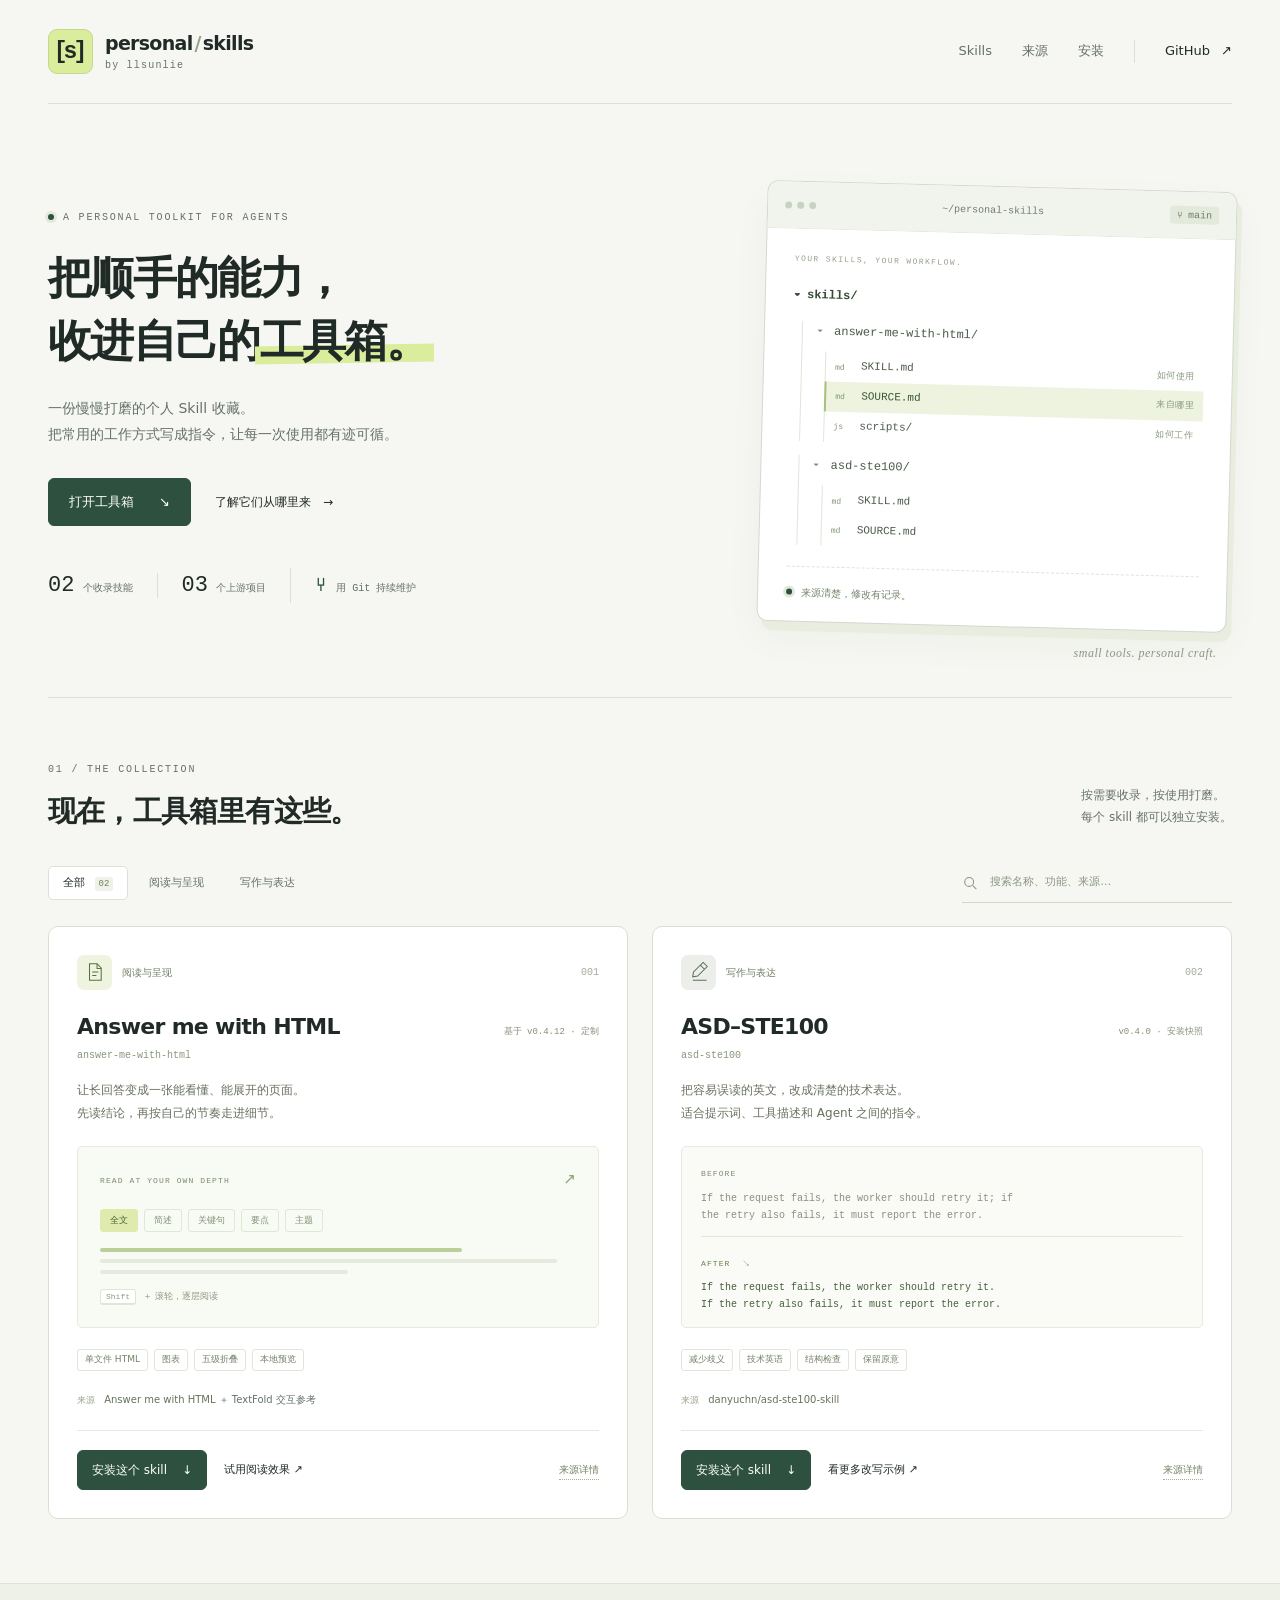
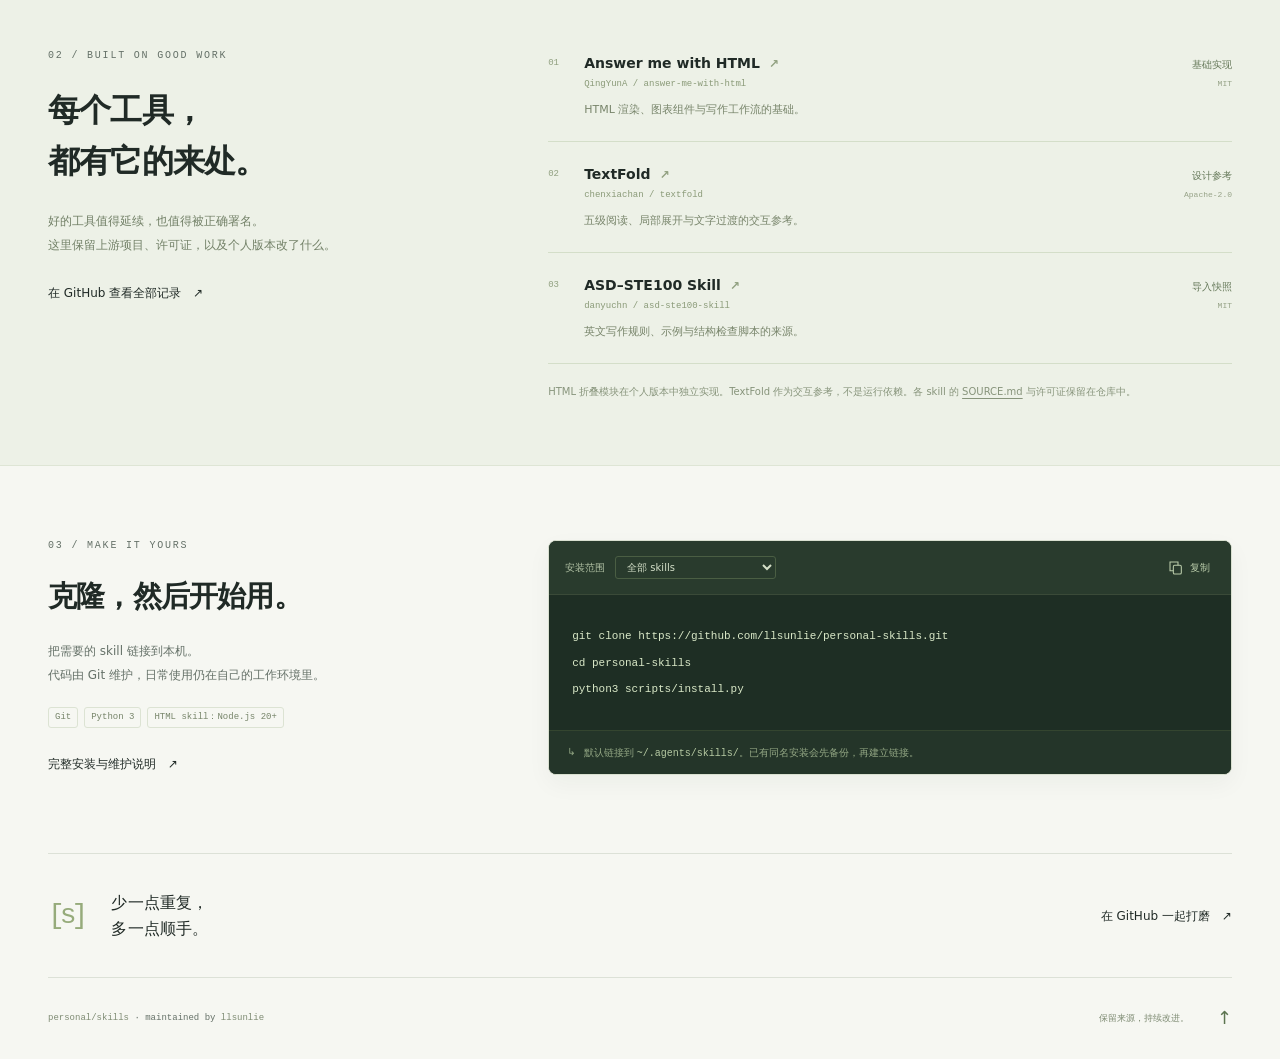
<file: docs/index.html>
<!doctype html>
<html lang="zh-CN">
<head>
  <meta charset="utf-8">
  <meta name="viewport" content="width=device-width, initial-scale=1">
  <meta name="theme-color" content="#f6f7f2">
  <meta name="description" content="llsunlie 的个人 Skill 库。发现可独立使用的 Agent 技能，了解上游来源、个人定制和安装方式。">
  <meta property="og:title" content="Personal Skills · llsunlie">
  <meta property="og:description" content="把顺手的能力，收进自己的工具箱。开放源码，保留出处，持续打磨。">
  <meta property="og:type" content="website">
  <link rel="canonical" href="https://llsunlie.github.io/personal-skills/">
  <link rel="icon" type="image/svg+xml" href="./favicon.svg">
  <link rel="stylesheet" href="./style.css">
  <title>Personal Skills · llsunlie 的个人技能库</title>
  <script src="./app.js" defer></script>
</head>
<body>
  <a class="skip-link" href="#skills">跳到 Skill 目录</a>
  <header class="site-header wrap">
    <a class="brand" href="./" aria-label="Personal Skills 首页"><span class="brand-mark" aria-hidden="true">[s]</span><span>personal<span class="brand-light">/</span>skills<span class="brand-owner">by llsunlie</span></span></a>
    <nav aria-label="主导航">
      <a href="#skills">Skills</a><a href="#sources">来源</a><a href="#install">安装</a>
      <a class="nav-github" href="https://github.com/llsunlie/personal-skills" target="_blank" rel="noopener noreferrer">GitHub <span aria-hidden="true">↗</span></a>
    </nav>
  </header>
  <main>
    <section class="hero wrap" aria-labelledby="hero-title">
      <div class="hero-copy">
        <p class="eyebrow"><span class="status-dot" aria-hidden="true"></span>A PERSONAL TOOLKIT FOR AGENTS</p>
        <h1 id="hero-title">把顺手的能力，<br>收进自己的<span class="highlight">工具箱。</span></h1>
        <p class="hero-description">一份慢慢打磨的个人 Skill 收藏。<br>把常用的工作方式写成指令，让每一次使用都有迹可循。</p>
        <div class="hero-actions"><a class="button primary" href="#skills">打开工具箱 <span aria-hidden="true">↘</span></a><a class="text-link" href="#sources">了解它们从哪里来 <span aria-hidden="true">→</span></a></div>
        <div class="hero-facts"><span><b>02</b> 个收录技能</span><span><b>03</b> 个上游项目</span><span class="fact-git"><span aria-hidden="true">⑂</span> 用 Git 持续维护</span></div>
      </div>
      <div class="workspace" aria-label="仓库结构：每个 skill 都保存使用指令、来源说明和所需脚本">
        <div class="workspace-top"><span><i></i><i></i><i></i></span><span>~/personal-skills</span><span class="workspace-branch">⑂ main</span></div>
        <div class="workspace-content"><div class="workspace-label">YOUR SKILLS, YOUR WORKFLOW.</div><div class="file-tree"><span class="tree-root">▾ skills/</span><div class="tree-folder"><span class="folder-icon" aria-hidden="true">▾</span> answer-me-with-html/<div class="tree-files"><span><em>md</em> SKILL.md <small>如何使用</small></span><span class="tree-active"><em>md</em> SOURCE.md <small>来自哪里</small></span><span><em>js</em> scripts/ <small>如何工作</small></span></div></div><div class="tree-folder"><span class="folder-icon" aria-hidden="true">▾</span> asd-ste100/<div class="tree-files"><span><em>md</em> SKILL.md</span><span><em>md</em> SOURCE.md</span></div></div></div><div class="workspace-bottom"><span class="status-dot" aria-hidden="true"></span> 来源清楚，修改有记录。</div></div>
        <span class="workspace-note" aria-hidden="true">small tools. personal craft.</span>
      </div>
    </section>

    <section class="catalog wrap section" id="skills" aria-labelledby="skills-title">
      <div class="section-heading"><div><p class="eyebrow">01 / THE COLLECTION</p><h2 id="skills-title">现在，工具箱里有这些。</h2></div><p class="section-aside">按需要收录，按使用打磨。<br>每个 skill 都可以独立安装。</p></div>
      <div class="catalog-tools"><div class="filters" role="group" aria-label="按用途筛选"><button type="button" data-filter="all" aria-pressed="true">全部 <span>02</span></button><button type="button" data-filter="reading" aria-pressed="false">阅读与呈现</button><button type="button" data-filter="writing" aria-pressed="false">写作与表达</button></div><label class="search"><svg aria-hidden="true" width="18" height="18" viewBox="0 0 24 24" fill="none" stroke="currentColor" stroke-width="1.6"><circle cx="10.5" cy="10.5" r="6.5"/><path d="m16 16 5 5"/></svg><span class="sr-only">搜索 skill 名称、功能或来源</span><input type="search" id="skill-search" placeholder="搜索名称、功能、来源…" aria-controls="skill-list" autocomplete="off"></label></div>
      <p id="filter-status" class="sr-only" role="status" aria-live="polite">显示全部 2 个 skill</p>
      <div id="skill-list" class="skill-grid">
        <article class="skill-card" data-category="reading" data-search="answer-me-with-html html markdown 阅读 呈现 图表 页面 折叠 五级 缩放 textfold QingYunA chenxiachan">
          <div class="card-top"><span class="skill-icon icon-document" aria-hidden="true"><svg viewBox="0 0 32 32" fill="none" stroke="currentColor" stroke-width="1.5"><path d="M8 4h11l6 6v18H8z"/><path d="M19 4v7h6M12 16h9M12 21h6"/></svg></span><span class="card-category">阅读与呈现</span><span class="card-number">001</span></div>
          <div class="card-title"><h3>Answer me with HTML</h3><span class="version">基于 v0.4.12 · 定制</span></div>
          <p class="skill-id">answer-me-with-html</p>
          <p class="card-description">让长回答变成一张能看懂、能展开的页面。<br>先读结论，再按自己的节奏走进细节。</p>
          <div class="reading-visual" aria-label="五级阅读：全文、简述、关键句、要点、主题"><div class="reading-visual-head"><span class="mini-label">READ AT YOUR OWN DEPTH</span><span aria-hidden="true">↗</span></div><div class="reading-levels"><span class="active">全文</span><span>简述</span><span>关键句</span><span>要点</span><span>主题</span></div><div class="reading-lines" aria-hidden="true"><span></span><span></span><span></span></div><div class="reading-shortcut"><kbd>Shift</kbd><span>＋ 滚轮，逐层阅读</span></div></div>
          <div class="tags"><span>单文件 HTML</span><span>图表</span><span>五级折叠</span><span>本地预览</span></div>
          <p class="source-summary"><span class="source-label">来源</span> Answer me with HTML <span class="muted">＋ TextFold 交互参考</span></p>
          <div class="card-actions"><a class="button small primary" href="#install" data-install="answer-me-with-html">安装这个 skill <span aria-hidden="true">↓</span></a><a class="text-link small" href="./demo.html" target="_blank" rel="noopener noreferrer">试用阅读效果 ↗</a><button class="source-button" type="button" data-source="html">来源详情</button></div>
        </article>
        <article class="skill-card" data-category="writing" data-search="asd-ste100 ste100 simplified technical english 英文 英语 写作 表达 简化 歧义 提示词 工具 指令 danyuchn">
          <div class="card-top"><span class="skill-icon icon-writing" aria-hidden="true"><svg viewBox="0 0 32 32" fill="none" stroke="currentColor" stroke-width="1.5"><path d="m7 22 1-6L22 2l6 6-14 14-7 1zM18 6l6 6M7 28h20"/></svg></span><span class="card-category">写作与表达</span><span class="card-number">002</span></div>
          <div class="card-title"><h3>ASD–STE100</h3><span class="version">v0.4.0 · 安装快照</span></div>
          <p class="skill-id">asd-ste100</p>
          <p class="card-description">把容易误读的英文，改成清楚的技术表达。<br>适合提示词、工具描述和 Agent 之间的指令。</p>
          <div class="writing-visual"><div class="writing-before"><span class="mini-label">BEFORE</span><p>If the request fails, the worker should retry it; if the retry also fails, it must report the error.</p></div><div class="writing-after"><span class="mini-label">AFTER <span aria-hidden="true">↘</span></span><p>If the request fails, the worker should retry it.<br>If the retry also fails, it must report the error.</p></div></div>
          <div class="tags"><span>减少歧义</span><span>技术英语</span><span>结构检查</span><span>保留原意</span></div>
          <p class="source-summary"><span class="source-label">来源</span> danyuchn/asd-ste100-skill</p>
          <div class="card-actions"><a class="button small primary" href="#install" data-install="asd-ste100">安装这个 skill <span aria-hidden="true">↓</span></a><a class="text-link small" href="https://github.com/llsunlie/personal-skills/blob/main/skills/asd-ste100/examples/before-after.md" target="_blank" rel="noopener noreferrer">看更多改写示例 ↗</a><button class="source-button" type="button" data-source="ste">来源详情</button></div>
        </article>
      </div>
      <div class="empty-state" id="empty-state" hidden><span aria-hidden="true">⌕</span><h3>暂时没有匹配的 skill</h3><p>试试“阅读”“英文”或“TextFold”。</p><button class="button small" id="reset-search" type="button">显示全部</button></div>
      <noscript><p class="no-script">你仍可查看所有 skill 和安装命令。启用 JavaScript 后可搜索、筛选、复制命令和查看弹窗详情；完整来源文档见下方链接。</p></noscript>
    </section>

    <section class="origins section" id="sources" aria-labelledby="sources-title"><div class="wrap origins-layout"><div class="origins-intro"><p class="eyebrow">02 / BUILT ON GOOD WORK</p><h2 id="sources-title">每个工具，<br>都有它的来处。</h2><p>好的工具值得延续，也值得被正确署名。<br>这里保留上游项目、许可证，以及个人版本改了什么。</p><a class="text-link" href="https://github.com/llsunlie/personal-skills" target="_blank" rel="noopener noreferrer">在 GitHub 查看全部记录 <span aria-hidden="true">↗</span></a></div><div class="origin-list"><a class="origin-row" href="https://github.com/QingYunA/answer-me-with-html" target="_blank" rel="noopener noreferrer"><span class="origin-index">01</span><span><strong>Answer me with HTML <span aria-hidden="true">↗</span></strong><small>QingYunA / answer-me-with-html</small><span class="origin-description">HTML 渲染、图表组件与写作工作流的基础。</span></span><span class="origin-role">基础实现<span>MIT</span></span></a><a class="origin-row" href="https://github.com/chenxiachan/textfold" target="_blank" rel="noopener noreferrer"><span class="origin-index">02</span><span><strong>TextFold <span aria-hidden="true">↗</span></strong><small>chenxiachan / textfold</small><span class="origin-description">五级阅读、局部展开与文字过渡的交互参考。</span></span><span class="origin-role">设计参考<span>Apache-2.0</span></span></a><a class="origin-row" href="https://github.com/danyuchn/asd-ste100-skill" target="_blank" rel="noopener noreferrer"><span class="origin-index">03</span><span><strong>ASD–STE100 Skill <span aria-hidden="true">↗</span></strong><small>danyuchn / asd-ste100-skill</small><span class="origin-description">英文写作规则、示例与结构检查脚本的来源。</span></span><span class="origin-role">导入快照<span>MIT</span></span></a><p class="origins-note">HTML 折叠模块在个人版本中独立实现。TextFold 作为交互参考，不是运行依赖。各 skill 的 <a href="https://github.com/llsunlie/personal-skills/blob/main/skills/answer-me-with-html/SOURCE.md" target="_blank" rel="noopener noreferrer">SOURCE.md</a> 与许可证保留在仓库中。</p></div></div></section>

    <section class="installation wrap section" id="install" aria-labelledby="install-title"><div class="install-copy"><p class="eyebrow">03 / MAKE IT YOURS</p><h2 id="install-title">克隆，然后开始用。</h2><p>把需要的 skill 链接到本机。<br>代码由 Git 维护，日常使用仍在自己的工作环境里。</p><div class="requirements"><span>Git</span><span>Python 3</span><span>HTML skill：Node.js 20+</span></div><a class="text-link" href="https://github.com/llsunlie/personal-skills#安装" target="_blank" rel="noopener noreferrer">完整安装与维护说明 <span aria-hidden="true">↗</span></a></div><div class="install-panel"><div class="install-panel-top"><label for="install-scope">安装范围</label><select id="install-scope"><option value="all">全部 skills</option><option value="answer-me-with-html">仅 Answer me with HTML</option><option value="asd-ste100">仅 ASD–STE100</option></select><button type="button" id="copy-command" aria-label="复制安装命令"><svg aria-hidden="true" width="16" height="16" viewBox="0 0 24 24" fill="none" stroke="currentColor" stroke-width="1.6"><rect x="8" y="8" width="12" height="13" rx="2"/><path d="M15 8V3H3v13h5"/></svg><span>复制</span></button></div><pre><code id="install-command">git clone https://github.com/llsunlie/personal-skills.git
cd personal-skills
python3 scripts/install.py</code></pre><div class="install-note"><span aria-hidden="true">↳</span><p>默认链接到 <code>~/.agents/skills/</code>。已有同名安装会先备份，再建立链接。</p></div></div></section>
    <section class="closing wrap"><span class="closing-symbol" aria-hidden="true">[s]</span><p>少一点重复，<br>多一点顺手。</p><a class="text-link" href="https://github.com/llsunlie/personal-skills" target="_blank" rel="noopener noreferrer">在 GitHub 一起打磨 <span aria-hidden="true">↗</span></a></section>
  </main>
  <footer class="site-footer wrap"><span>personal/skills <span class="muted">· maintained by</span> <a href="https://github.com/llsunlie" target="_blank" rel="noopener noreferrer">llsunlie</a></span><span>保留来源，持续改进。<a href="#hero-title" aria-label="返回顶部">↑</a></span></footer>
  <dialog id="source-dialog" aria-labelledby="dialog-title"><div class="dialog-top"><p class="eyebrow">PROVENANCE / 来源档案</p><button type="button" class="dialog-close" aria-label="关闭来源详情">✕</button></div><div id="dialog-content"></div></dialog>
  <template id="source-html"><h2 id="dialog-title">Answer me with HTML</h2><p class="dialog-lead">一个渲染基础，一份交互参考，加上个人工作流的定制。</p><div class="provenance-item"><span>基础实现 · MIT</span><h3><a href="https://github.com/QingYunA/answer-me-with-html" target="_blank" rel="noopener noreferrer">QingYunA/answer-me-with-html ↗</a></h3><p>沿用扩展 Markdown、HTML 渲染器、图表、主题和写作检查。导入的 CLI 标识为 0.4.12。</p></div><div class="provenance-item"><span>交互参考 · 来源项目为 Apache-2.0</span><h3><a href="https://github.com/chenxiachan/textfold" target="_blank" rel="noopener noreferrer">chenxiachan/textfold ↗</a></h3><p>参考五级阅读、单节展开与文字移动淡出的交互方式。fold.mjs 独立实现，不包含 TextFold 阅读器代码或服务。</p></div><div class="provenance-item"><span>个人定制</span><h3>把阅读控制留给读者</h3><p>默认全文、Shift＋滚轮平滑缩放、独立 HTML、固定本地预览与会话归档。折叠使用原句提取，不额外调用模型。</p></div><a class="button primary" href="https://github.com/llsunlie/personal-skills/blob/main/skills/answer-me-with-html/SOURCE.md" target="_blank" rel="noopener noreferrer">阅读完整 SOURCE.md ↗</a></template>
  <template id="source-ste"><h2 id="dialog-title">ASD–STE100</h2><p class="dialog-lead">将简化技术英语的原则，用在 Agent 需要准确理解的表达上。</p><div class="provenance-item"><span>原始项目 · MIT</span><h3><a href="https://github.com/danyuchn/asd-ste100-skill" target="_blank" rel="noopener noreferrer">danyuchn/asd-ste100-skill ↗</a></h3><p>作者为 Dustin Yuchen Teng。本仓库保存本机安装的 0.4.0 快照，包括规则、示例、参考资料和结构检查脚本。</p></div><div class="provenance-item"><span>理念来源</span><h3><a href="https://www.asd-ste100.org/" target="_blank" rel="noopener noreferrer">ASD–STE100 Simplified Technical English ↗</a></h3><p>参考简化技术英语的写作原则，不包含官方标准全文或完整批准词典。</p></div><div class="provenance-item"><span>个人库中的变化</span><h3>保留内容，补全来处</h3><p>新增来源与维护说明，保留原许可证。本次导入未改写现有检查脚本；原始安装提交未记录，不声称等同某个上游提交。</p></div><a class="button primary" href="https://github.com/llsunlie/personal-skills/blob/main/skills/asd-ste100/SOURCE.md" target="_blank" rel="noopener noreferrer">阅读完整 SOURCE.md ↗</a></template>
  <div class="toast" id="toast" role="status" aria-live="polite" hidden></div>
</body>
</html>
</file>
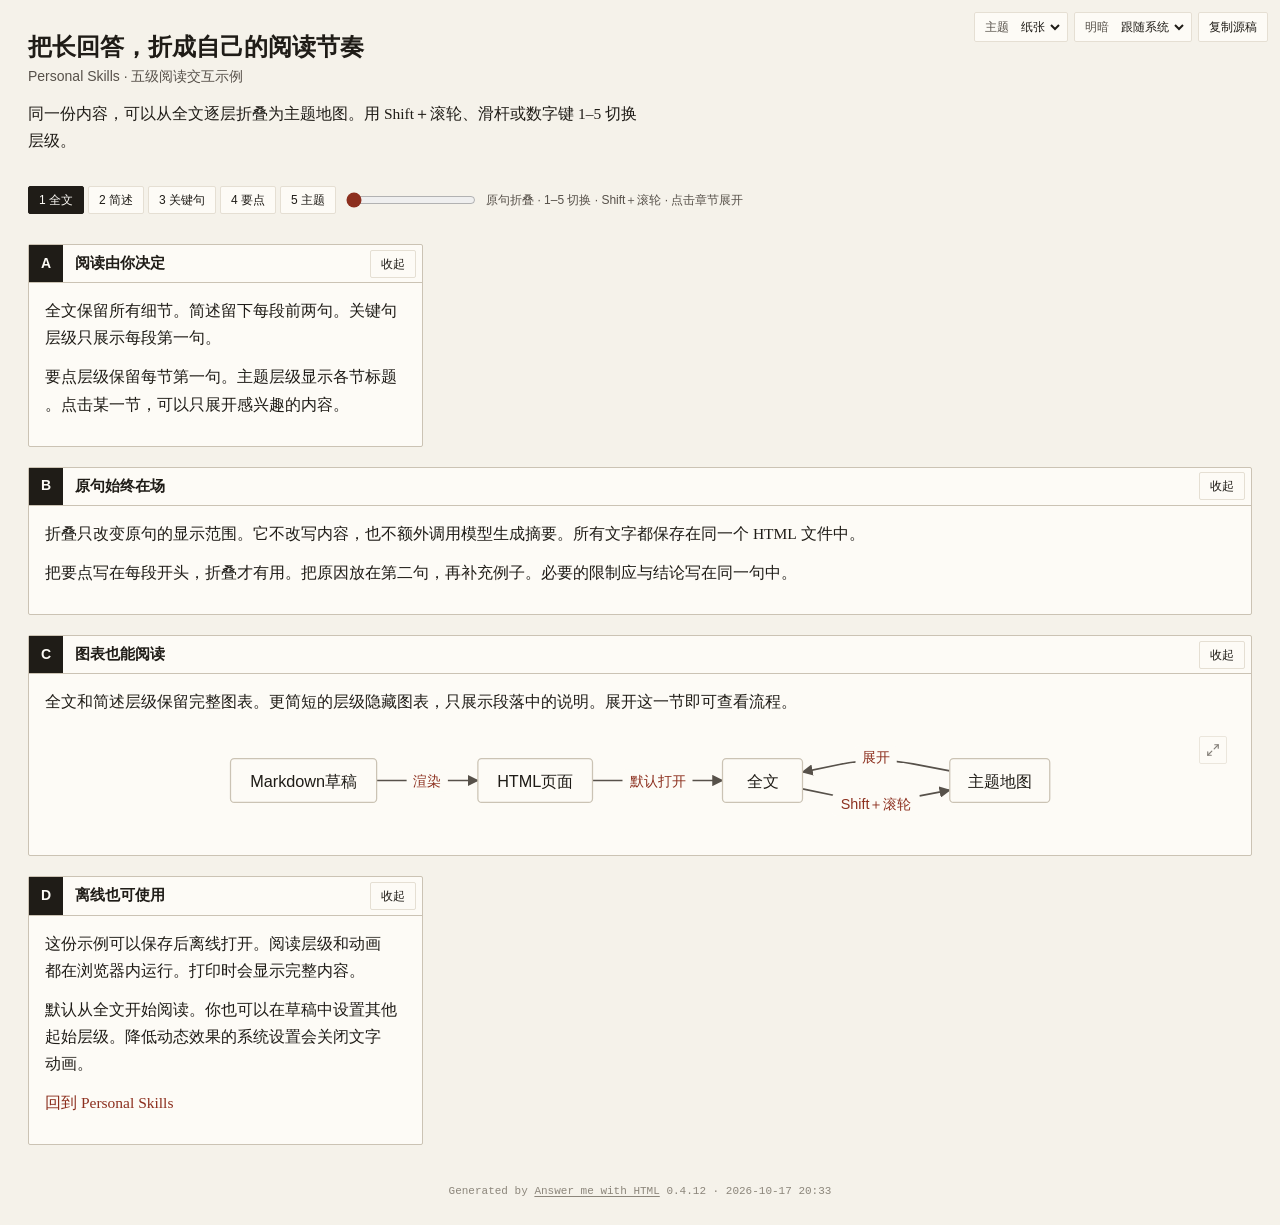
<file: docs/demo.html>
<!doctype html>
<html lang="zh-CN" data-theme="paper" data-mode="auto" data-style="80">
<head>
<meta charset="utf-8">
<meta name="viewport" content="width=device-width, initial-scale=1">
<meta name="generator" content="Answer me with HTML 0.4.12">
<title>把长回答，折成自己的阅读节奏</title>
<style>
html[data-theme="blueprint"], html[data-theme="blueprint"][data-mode="light"] {
  --font-sans: -apple-system, BlinkMacSystemFont, "Segoe UI", "PingFang SC", "Hiragino Sans GB", "Microsoft YaHei", Roboto, "Helvetica Neue", Arial, sans-serif;
  --font-mono: ui-monospace, SFMono-Regular, "JetBrains Mono", Menlo, Consolas, "Liberation Mono", monospace;
  --radius: 0px;
  --shadow: none;
  --bw: 1.5px;
  --head-font: var(--font-sans);
  --bg: #f6f6f3;
  --paper: #ffffff;
  --ink: #16181d;
  --ink-2: #4b5260;
  --ink-3: #8b929e;
  --line: #1d2026;
  --line-2: #d6dae1;
  --fill: #f3f5f8;
  --accent: #1d5fbf;
  --accent-bg: #e4ecf8;
  --ok: #1d5fbf;
  --ok-bg: #e4ecf8;
  --err: #c62828;
  --err-bg: #fbeaea;
  --warn: #a8620a;
  --warn-bg: #fdf3e2;
  --head-bg: #16181d;
  --head-fg: #ffffff;
}
html[data-theme="blueprint"][data-mode="dark"] {
  --bg: #081322;
  --paper: #0d1c31;
  --ink: #e6edf7;
  --ink-2: #a9b8cc;
  --ink-3: #6b7f99;
  --line: #c9d6e8;
  --line-2: #23385a;
  --fill: #12253f;
  --accent: #6ea8ff;
  --accent-bg: #16305a;
  --ok: #6ea8ff;
  --ok-bg: #16305a;
  --err: #ff7070;
  --err-bg: #3b1620;
  --warn: #f0b14a;
  --warn-bg: #3a2a10;
  --head-bg: #e6edf7;
  --head-fg: #081322;
}
@media (prefers-color-scheme: dark) {
html[data-theme="blueprint"][data-mode="auto"] {
  --bg: #081322;
  --paper: #0d1c31;
  --ink: #e6edf7;
  --ink-2: #a9b8cc;
  --ink-3: #6b7f99;
  --line: #c9d6e8;
  --line-2: #23385a;
  --fill: #12253f;
  --accent: #6ea8ff;
  --accent-bg: #16305a;
  --ok: #6ea8ff;
  --ok-bg: #16305a;
  --err: #ff7070;
  --err-bg: #3b1620;
  --warn: #f0b14a;
  --warn-bg: #3a2a10;
  --head-bg: #e6edf7;
  --head-fg: #081322;
}
}

html[data-theme="shadcn"], html[data-theme="shadcn"][data-mode="light"] {
  --font-sans: -apple-system, BlinkMacSystemFont, "Segoe UI", "PingFang SC", "Hiragino Sans GB", "Microsoft YaHei", Roboto, "Helvetica Neue", Arial, sans-serif;
  --font-mono: ui-monospace, SFMono-Regular, "JetBrains Mono", Menlo, Consolas, "Liberation Mono", monospace;
  --radius: 8px;
  --shadow: 0 1px 2px 0 rgba(0,0,0,0.05);
  --bw: 1px;
  --head-font: var(--font-sans);
  --bg: #fafafa;
  --paper: #ffffff;
  --ink: #09090b;
  --ink-2: #71717a;
  --ink-3: #a1a1aa;
  --line: #e4e4e7;
  --line-2: #f0f0f2;
  --fill: #f4f4f5;
  --accent: #2563eb;
  --accent-bg: #eff6ff;
  --ok: #16a34a;
  --ok-bg: #f0fdf4;
  --err: #dc2626;
  --err-bg: #fef2f2;
  --warn: #d97706;
  --warn-bg: #fffbeb;
  --head-bg: #18181b;
  --head-fg: #fafafa;
}
html[data-theme="shadcn"][data-mode="dark"] {
  --bg: #09090b;
  --paper: #121215;
  --ink: #fafafa;
  --ink-2: #a1a1aa;
  --ink-3: #71717a;
  --line: #27272a;
  --line-2: #1c1c1f;
  --fill: #18181b;
  --accent: #60a5fa;
  --accent-bg: #172554;
  --ok: #4ade80;
  --ok-bg: #052e16;
  --err: #f87171;
  --err-bg: #450a0a;
  --warn: #fbbf24;
  --warn-bg: #451a03;
  --head-bg: #fafafa;
  --head-fg: #18181b;
}
@media (prefers-color-scheme: dark) {
html[data-theme="shadcn"][data-mode="auto"] {
  --bg: #09090b;
  --paper: #121215;
  --ink: #fafafa;
  --ink-2: #a1a1aa;
  --ink-3: #71717a;
  --line: #27272a;
  --line-2: #1c1c1f;
  --fill: #18181b;
  --accent: #60a5fa;
  --accent-bg: #172554;
  --ok: #4ade80;
  --ok-bg: #052e16;
  --err: #f87171;
  --err-bg: #450a0a;
  --warn: #fbbf24;
  --warn-bg: #451a03;
  --head-bg: #fafafa;
  --head-fg: #18181b;
}
}

html[data-theme="paper"], html[data-theme="paper"][data-mode="light"] {
  --font-sans: -apple-system, BlinkMacSystemFont, "Segoe UI", "PingFang SC", "Hiragino Sans GB", "Microsoft YaHei", Roboto, "Helvetica Neue", Arial, sans-serif;
  --font-mono: ui-monospace, SFMono-Regular, "JetBrains Mono", Menlo, Consolas, "Liberation Mono", monospace;
  --font-serif: "Iowan Old Style", "Palatino Linotype", Palatino, Georgia, "Songti SC", "STSong", "Noto Serif CJK SC", "Source Han Serif SC", serif;
  --radius: 2px;
  --shadow: none;
  --bw: 1px;
  --head-font: var(--font-serif);
  --bg: #f5f2ea;
  --paper: #fdfbf6;
  --ink: #1f1c17;
  --ink-2: #57514a;
  --ink-3: #8c867b;
  --line: #cbc3b4;
  --line-2: #e5dfd3;
  --fill: #f3eee4;
  --accent: #8c2f1e;
  --accent-bg: #f5e5df;
  --ok: #2e6a3b;
  --ok-bg: #e4efe5;
  --err: #a3251b;
  --err-bg: #f7e3e0;
  --warn: #7f5300;
  --warn-bg: #f6ecd6;
  --head-bg: #1f1c17;
  --head-fg: #fdfbf6;
}
html[data-theme="paper"][data-mode="dark"] {
  --bg: #15130f;
  --paper: #1c1a15;
  --ink: #ebe5d8;
  --ink-2: #b5ad9e;
  --ink-3: #7b7467;
  --line: #4a443a;
  --line-2: #2d2a24;
  --fill: #242119;
  --accent: #e59a7d;
  --accent-bg: #3a2219;
  --ok: #8cc79a;
  --ok-bg: #1c3122;
  --err: #f0928a;
  --err-bg: #3a1d1a;
  --warn: #e3b866;
  --warn-bg: #352a13;
  --head-bg: #ebe5d8;
  --head-fg: #15130f;
}
@media (prefers-color-scheme: dark) {
html[data-theme="paper"][data-mode="auto"] {
  --bg: #15130f;
  --paper: #1c1a15;
  --ink: #ebe5d8;
  --ink-2: #b5ad9e;
  --ink-3: #7b7467;
  --line: #4a443a;
  --line-2: #2d2a24;
  --fill: #242119;
  --accent: #e59a7d;
  --accent-bg: #3a2219;
  --ok: #8cc79a;
  --ok-bg: #1c3122;
  --err: #f0928a;
  --err-bg: #3a1d1a;
  --warn: #e3b866;
  --warn-bg: #352a13;
  --head-bg: #ebe5d8;
  --head-fg: #15130f;
}
}

html:lang(zh-Hant)[data-theme][data-mode], html:lang(zh-TW)[data-theme][data-mode], html:lang(zh-HK)[data-theme][data-mode], html:lang(zh-MO)[data-theme][data-mode] {
  --font-sans: -apple-system, BlinkMacSystemFont, "Segoe UI", "PingFang TC", "Heiti TC", "Microsoft JhengHei", "Noto Sans CJK TC", "Noto Sans TC", "PingFang SC", "Microsoft YaHei", Roboto, "Helvetica Neue", Arial, sans-serif;
}

html:lang(ja)[data-theme][data-mode] {
  --font-sans: -apple-system, BlinkMacSystemFont, "Segoe UI", "Hiragino Sans", "Hiragino Kaku Gothic ProN", "Yu Gothic UI", "Yu Gothic", Meiryo, "Noto Sans CJK JP", "Noto Sans JP", "PingFang SC", "Microsoft YaHei", Roboto, "Helvetica Neue", Arial, sans-serif;
}

/* Answer me with HTML base — uses theme variables only, never hard-coded colors (theme tokens and decorations: themes/<name>.js). Exception: the var() fallbacks of diagrams (flow / sequence) equal the blueprint light tokens, guarded by a test. */
*, *::before, *::after { box-sizing: border-box; }
html, body { margin: 0; padding: 0; }
body {
  background: var(--bg); color: var(--ink);
  font-family: var(--font-sans); font-size: 14px; line-height: 1.55;
  -webkit-font-smoothing: antialiased;
}
code, pre, kbd { font-family: var(--font-mono); }

/* ── Toolbar ─────────────────────────────── */
.am-toolbar {
  position: fixed; top: 12px; right: 12px; z-index: 10; display: flex; gap: 6px;
}
.am-btn {
  font: 12px/1 var(--font-sans); color: var(--ink); background: var(--paper);
  border: 1px solid var(--line-2); border-radius: var(--radius); padding: 7px 10px; cursor: pointer;
}
.am-btn:hover { border-color: var(--ink-3); }
.am-btn:focus-visible { outline: 2px solid var(--accent); outline-offset: 2px; }
/* Theme and mode lists: a label and a native select inside one button-like box */
.am-pick {
  display: flex; align-items: center; gap: 6px; font: 12px/1 var(--font-sans); color: var(--ink-2); background: var(--paper);
  border: 1px solid var(--line-2); border-radius: var(--radius); padding: 0 4px 0 10px;
}
.am-pick:hover { border-color: var(--ink-3); }
.am-pick:focus-within { outline: 2px solid var(--accent); outline-offset: 2px; }
.am-pick select {
  font: inherit; color: var(--ink); background: transparent; border: 0; padding: 6px 2px; cursor: pointer; outline: none;
}
.am-pick option { color: var(--ink); background: var(--paper); }

/* ── Header ───────────────────────────────── */
.am-head { margin: 0 0 20px; padding-right: 300px; }
.am-head h1 { margin: 0; font-size: 24px; line-height: 1.25; letter-spacing: -0.01em; }
.am-sub { margin: 4px 0 0; color: var(--ink-2); }
.am-head-meta { display: flex; flex-wrap: wrap; gap: 6px 18px; margin-top: 10px; font-size: 12px; color: var(--ink-2); }
.am-head-meta b { font-family: var(--font-mono); font-weight: 400; color: var(--ink-3); margin-right: 6px; }
.am-intro { margin-top: 12px; max-width: 80ch; }

/* ── sheet template ────────────────────────── */
.am-sheet { max-width: 1680px; margin: 0 auto; padding: 32px 28px 40px; }
.am-frame { position: relative; }
.am-grid {
  display: grid; grid-template-columns: repeat(var(--cols, 3), minmax(0, 1fr));
  gap: 20px; align-items: start;
}
.am-ruler { display: none; }
.am-ruler span { flex: 1; display: flex; align-items: center; justify-content: center; }
.am-ruler--top, .am-ruler--bottom { left: 18px; right: 18px; height: 18px; }
.am-ruler--top { top: 0; }
.am-ruler--bottom { bottom: 0; }
.am-ruler--left, .am-ruler--right { top: 18px; bottom: 18px; width: 18px; flex-direction: column; }
.am-ruler--left { left: 0; }
.am-ruler--right { right: 0; }
.am-ruler--top span + span, .am-ruler--bottom span + span { border-left: 1px solid var(--line); }
.am-ruler--left span + span, .am-ruler--right span + span { border-top: 1px solid var(--line); }

/* ── Panels ───────────────────────────────── */
.am-panel {
  background: var(--paper); border: var(--bw) solid var(--line); border-radius: var(--radius);
  box-shadow: var(--shadow); min-width: 0; overflow: hidden;
}
.am-panel-head {
  display: flex; align-items: stretch; gap: 0; border-bottom: var(--bw) solid var(--line); min-height: 34px;
}
.am-panel-id {
  display: flex; align-items: center; justify-content: center; min-width: 34px; padding: 0 8px;
  background: var(--head-bg); color: var(--head-fg); font-weight: 600; font-size: 14px;
}
.am-panel-head h2 { margin: 0; padding: 7px 12px; font-size: 15px; font-weight: 600; flex: 1; display: flex; align-items: center; }
.am-panel-meta { align-self: center; padding: 0 12px; font: 11px/1.3 var(--font-mono); color: var(--ink-2); text-align: right; }
.am-panel-body { padding: 14px 16px 16px; }
.am-panel-body > * + * { margin-top: 12px; }

/* ── Markdown body ───────────────────────── */
.am-md > :first-child { margin-top: 0; }
.am-md > :last-child { margin-bottom: 0; }
.am-md p { margin: 0 0 8px; }
.am-md ul, .am-md ol { margin: 0 0 8px; padding-left: 20px; }
.am-md li + li { margin-top: 3px; }
.am-md h3, .am-md h4 { margin: 14px 0 6px; font-size: 13px; }
.am-md a { color: var(--accent); }
.am-md blockquote { margin: 0 0 8px; padding: 2px 12px; border-left: 3px solid var(--line-2); color: var(--ink-2); }
.am-md :not(pre) > code { font-size: 0.9em; background: var(--fill); padding: 1px 5px; border-radius: 4px; }
.am-md hr { border: 0; border-top: 1px solid var(--line-2); margin: 12px 0; }
.am-md table { width: 100%; border-collapse: collapse; font-size: 13px; }
.am-md th {
  text-align: left; font: 11px/1.3 var(--font-mono); color: var(--ink-2); font-weight: 400;
  padding: 6px 10px; border-bottom: 1px solid var(--line-2);
}
/* th { text-align: left } outranks the align attribute from Markdown alignment, so restore right and center columns explicitly. */
.am-md th[align="right"] { text-align: right; }
.am-md th[align="center"] { text-align: center; }
.am-md td { padding: 7px 10px; border-bottom: 1px solid var(--line-2); vertical-align: top; }
.am-md tbody tr:nth-child(even) td { background: var(--fill); }
.am-table-wrap { overflow-x: auto; }
/* Images scale down to the panel and never past 70% of the window height, keeping their shape. */
.am-md img { max-width: 100%; max-height: 70vh; height: auto; }
.am-figure { margin: 0; text-align: center; }
.am-figure img { display: block; margin: 0 auto; border: 1px solid var(--line-2); border-radius: var(--radius); }
.am-figure figcaption { margin-top: 6px; font-size: 12px; line-height: 1.4; color: var(--ink-2); }
.am-code {
  margin: 0; padding: 12px 14px; background: var(--fill); border: 1px solid var(--line-2);
  border-radius: var(--radius); overflow-x: auto; font-size: 12.5px; line-height: 1.5;
}

/* ── Status badges ok / no / warn ──────────────── */
.am-status { white-space: nowrap; font-weight: 500; }
.am-status--ok { color: var(--ok); }
.am-status--no { color: var(--err); }
.am-status--warn { color: var(--warn); }
.am-status-icon { display: inline-block; width: 1.1em; font-weight: 700; }

/* ── callout ─────────────────────────────── */
.am-callout {
  border: 1px solid var(--line-2); border-left: 3px solid var(--accent); background: var(--accent-bg);
  padding: 10px 14px; border-radius: var(--radius);
}
.am-callout--ok { border-left-color: var(--ok); background: var(--ok-bg); }
.am-callout--warn { border-left-color: var(--warn); background: var(--warn-bg); }
.am-callout--err { border-left-color: var(--err); background: var(--err-bg); }
.am-callout-title { font-weight: 600; margin-bottom: 4px; }

/* ── kv title block ─────────────────────────── */
.am-kv {
  display: grid; grid-template-columns: repeat(var(--kv-cols, 2), minmax(0, 1fr)); margin: 0;
  border-top: var(--bw) solid var(--line); border-left: var(--bw) solid var(--line);
}
.am-kv-cell { border-right: var(--bw) solid var(--line); border-bottom: var(--bw) solid var(--line); padding: 6px 10px 8px; min-width: 0; }
.am-kv-cell--wide { grid-column: 1 / -1; }
.am-kv dt { font: 11px/1.4 var(--font-mono); color: var(--ink-2); }
.am-kv dd { margin: 2px 0 0; font-size: 14px; font-weight: 500; overflow-wrap: anywhere; }
.am-kv-cell--wide dd { font-size: 17px; font-weight: 600; }

/* ── timeline ────────────────────────────── */
.am-timeline { list-style: none; margin: 0; padding: 0; }
.am-timeline--h { display: grid; grid-template-columns: repeat(var(--n, 1), minmax(0, 1fr)); padding-top: 4px; }
.am-timeline--h li { position: relative; text-align: center; padding: 0 6px; }
.am-timeline--h li::before {
  content: ""; position: absolute; top: 31px; left: 0; right: 0; border-top: var(--bw) solid var(--line);
}
.am-timeline--h li:first-child::before { left: 50%; }
.am-timeline--h li:last-child::before { right: 50%; }
.am-tl-when { display: block; font-size: 15px; font-weight: 500; height: 24px; }
.am-tl-dot {
  position: relative; display: block; width: 11px; height: 11px; margin: 2px auto 8px;
  border: var(--bw) solid var(--line); border-radius: 50%; background: var(--paper);
}
.am-tl-item--hi .am-tl-dot { background: var(--accent); border-color: var(--accent); }
.am-tl-title { display: block; font-size: 12.5px; font-weight: 500; }
.am-tl-text { display: block; font-size: 12px; color: var(--ink-2); line-height: 1.45; }
.am-timeline--v li { position: relative; padding: 0 0 14px 22px; }
.am-timeline--v li::before { content: ""; position: absolute; left: 5px; top: 6px; bottom: -6px; border-left: var(--bw) solid var(--line-2); }
.am-timeline--v li:last-child::before { display: none; }
.am-timeline--v .am-tl-dot { position: absolute; left: 0; top: 4px; margin: 0; }
.am-timeline--v .am-tl-when { display: inline; height: auto; font: 12px var(--font-mono); color: var(--ink-2); margin-right: 8px; }
.am-timeline--v .am-tl-title { display: inline; font-size: 14px; }
.am-timeline--v .am-tl-text { margin-top: 2px; }

/* ── annot sentence notes ──────────────────────── */
.am-annot + .am-annot { border-top: 1px solid var(--line-2); padding-top: 12px; }
.am-annot-head { display: flex; justify-content: space-between; gap: 12px; font-size: 13px; font-weight: 600; margin-bottom: 8px; }
.am-annot-meta { font: 11px var(--font-mono); font-weight: 400; color: var(--ink-2); }
.am-annot-scroll { overflow-x: auto; }
.am-annot-line {
  position: relative; display: inline-block; white-space: pre; font: 14px/1.6 var(--font-mono);
  padding-bottom: calc(var(--rows, 0) * 17px + 14px);
}
.am-annot-line--wrap { display: block; white-space: normal; padding-bottom: 10px; }
.am-annot-line--wrap .am-seg { white-space: nowrap; }
.am-seg { position: relative; }
.am-seg::after {
  content: ""; position: absolute; left: 1px; right: 1px; top: calc(100% + 1px); height: 5px;
  border: 1px solid var(--accent); border-top: 0;
}
.am-seg-n {
  position: absolute; left: 0; top: calc(100% + 8px + var(--row, 0) * 17px);
  font: 11px/16px var(--font-sans); color: var(--accent); white-space: nowrap;
}
.am-seg--err { color: var(--err); }
.am-seg--err::after { border-color: var(--err); }
.am-seg--err .am-seg-n { color: var(--err); }
.am-annot-caption { font-size: 12px; color: var(--ink-2); }

/* ── limits bars ───────────────────────── */
.am-lim + .am-lim { margin-top: 14px; }
.am-lim-head { display: flex; justify-content: space-between; gap: 12px; font-size: 13px; margin-bottom: 4px; }
.am-lim-val { font: 12px var(--font-mono); color: var(--accent); white-space: nowrap; }
.am-lim-track { position: relative; height: 12px; border: 1px solid var(--line-2); background: var(--fill); border-radius: calc(var(--radius) / 2); }
.am-lim-fill { position: absolute; left: 0; top: 0; bottom: 0; background: var(--accent-bg); border-right: 1px solid var(--accent); }
.am-lim-mark { position: absolute; top: -4px; bottom: -4px; border-left: 2px solid var(--accent); }
.am-lim.is-over .am-lim-fill { background: var(--err-bg); border-right-color: var(--err); }
.am-lim.is-over .am-lim-val { color: var(--err); }
.am-lim-ticks { position: relative; height: 16px; font: 10px/16px var(--font-mono); color: var(--ink-3); }
.am-lim-ticks span { position: absolute; transform: translateX(-50%); }
.am-lim-ticks span:first-child { transform: none; }
.am-lim-note { font-size: 11px; color: var(--ink-2); margin-left: 6px; }

/* ── tree ─────────────────────────── */
.am-tree { font-size: 13px; }
.am-tree-root { display: flex; justify-content: center; position: relative; padding-bottom: 18px; }
.am-tree-root::after { content: ""; position: absolute; bottom: 0; left: 50%; height: 18px; border-left: var(--bw) solid var(--line); }
.am-tree-root--solo { padding-bottom: 12px; }
.am-tree-root--solo::after { display: none; }
.am-tree-box {
  border: var(--bw) solid var(--line); background: var(--paper); padding: 6px 14px; text-align: center;
  border-radius: var(--radius); font-weight: 600;
}
.am-tree-box small { display: block; font-weight: 400; color: var(--ink-2); font-size: 12px; }
.am-tree-box--root { background: var(--accent-bg); font-size: 15px; padding: 8px 28px; }
.am-tree-cols { display: grid; grid-template-columns: repeat(var(--n, 1), minmax(0, 1fr)); }
.am-tree-col { position: relative; padding: 18px 8px 0; min-width: 0; }
.am-tree-col::before { content: ""; position: absolute; top: 0; left: 0; right: 0; border-top: var(--bw) solid var(--line); }
.am-tree-col:first-child::before { left: 50%; }
.am-tree-col:last-child::before { right: 50%; }
.am-tree-col::after { content: ""; position: absolute; top: 0; left: 50%; height: 18px; border-left: var(--bw) solid var(--line); }
.am-tree-list, .am-tree-list ul { list-style: none; margin: 0; padding: 0; }
.am-tree-col > .am-tree-list { margin: 8px 0 0 14px; }
.am-tree-list ul { margin-left: 16px; }
.am-tree-list li { position: relative; padding: 3px 0 3px 18px; }
.am-tree-list li::before { content: ""; position: absolute; left: 0; top: 0.95em; width: 12px; border-top: 1px solid var(--ink-3); }
.am-tree-list li::after { content: ""; position: absolute; left: 0; top: 0; bottom: 0; border-left: 1px solid var(--ink-3); }
.am-tree-list li:last-child::after { bottom: auto; height: 0.95em; }
.am-tree-tag { font: 11px var(--font-mono); color: var(--ink-3); margin-right: 4px; }
.am-tree code { font: 12px var(--font-mono); }
.am-tree-sub { display: block; font-size: 11.5px; color: var(--ink-2); }
.am-tree-hi > .am-tree-label { color: var(--accent); font-weight: 600; }

/* ── Diagrams (flow / sequence) ───────────────── */
.am-diagram { margin: 0; overflow-x: auto; text-align: center; }
/* Embedded previews can lose html[data-theme]; the fallbacks keep diagrams readable, and defined theme variables still win. */
.am-diagram svg { max-width: 100%; height: auto; font-family: var(--font-sans, sans-serif); }
.am-diagram text { fill: var(--ink, #16181d); font-size: 13px; }
.am-node-shape { fill: var(--paper, #ffffff); stroke: var(--line, #1d2026); stroke-width: var(--bw, 1.5px); }
.am-node--hi .am-node-shape { fill: var(--accent-bg, #e4ecf8); stroke: var(--accent, #1d5fbf); }
.am-node--hi text { fill: var(--accent, #1d5fbf); font-weight: 600; }
.am-edge { fill: none; stroke: var(--ink-2, #4b5260); stroke-width: 1.3; }
.am-edge--dashed { stroke-dasharray: 5 4; }
.am-arrow { fill: var(--ink-2, #4b5260); }
.am-edge-label rect { fill: var(--paper, #ffffff); }
.am-diagram .am-edge-label text { fill: var(--accent, #1d5fbf); font-size: 11.5px; }
.am-cluster { fill: var(--fill, #f3f5f8); stroke: var(--line-2, #d6dae1); stroke-width: 1; stroke-dasharray: 4 3; }
.am-diagram .am-cluster-label { fill: var(--ink-2, #4b5260); font: 11px var(--font-mono, monospace); }
.am-lifeline { stroke: var(--ink-3, #8b929e); stroke-width: 1; stroke-dasharray: 4 4; }
.am-actor { fill: var(--paper, #ffffff); stroke: var(--line, #1d2026); stroke-width: var(--bw, 1.5px); }
.am-note { fill: var(--warn-bg, #fdf3e2); stroke: var(--warn, #a8620a); stroke-width: 1; }
.am-diagram .am-step { fill: var(--ink-3, #8b929e); font: 10px var(--font-mono, monospace); }

.am-diagram-expand {
  /* In flow and sticky: it sits at the right edge and stays in view when the diagram scrolls sideways. */
  position: sticky; left: calc(100% - 36px); z-index: 2;
  display: flex; align-items: center; justify-content: center;
  width: 28px; height: 28px; padding: 0; margin: 8px 8px -36px auto;
  color: var(--ink-2); background: var(--paper);
  border: var(--bw, 1px) solid var(--line-2); border-radius: var(--radius);
  cursor: pointer; opacity: 0.72;
  transition: opacity 0.15s, color 0.15s, border-color 0.15s, background 0.15s;
}
.am-diagram:hover .am-diagram-expand,
.am-diagram-expand:focus-visible { opacity: 1; }
.am-diagram-expand:hover {
  opacity: 1; color: var(--ink); border-color: var(--accent); background: var(--fill);
}
.am-diagram-expand:focus-visible { outline: 2px solid var(--accent); outline-offset: 1px; }

/* ── Diagram Lightbox and Pan-Zoom Viewer ─────────── */
.am-lightbox {
  position: fixed; inset: 0; z-index: 1000;
  display: flex; flex-direction: column;
  touch-action: none;
}
.am-lightbox[hidden] { display: none !important; }

.am-lightbox-backdrop {
  position: absolute; inset: 0;
  background: rgba(0, 0, 0, 0.72);
  backdrop-filter: blur(6px);
  -webkit-backdrop-filter: blur(6px);
}

.am-lightbox-header {
  position: absolute; top: 12px; left: 24px; right: 24px; height: 36px;
  display: flex; align-items: center; justify-content: space-between;
  z-index: 10; pointer-events: none;
}
.am-lightbox-title {
  display: inline-flex; align-items: center; gap: 8px;
  color: rgba(255, 255, 255, 0.92);
  font: 13px/1 var(--font-sans, sans-serif); font-weight: 500;
  text-shadow: 0 1px 3px rgba(0, 0, 0, 0.6);
  pointer-events: auto;
  overflow: hidden; text-overflow: ellipsis; white-space: nowrap; max-width: 60vw;
}
.am-lightbox-title svg { stroke: rgba(255, 255, 255, 0.85); flex-shrink: 0; }
.am-lightbox-actions {
  display: flex; align-items: center; gap: 8px; pointer-events: auto;
}
.am-lightbox-close {
  width: 32px; height: 32px;
  background: var(--paper);
  border: var(--bw, 1px) solid var(--line-2);
  border-radius: 50%;
  color: var(--ink);
  font-size: 15px; line-height: 1;
  cursor: pointer;
  display: flex; align-items: center; justify-content: center;
  box-shadow: 0 4px 12px rgba(0, 0, 0, 0.25);
  transition: background 0.15s, color 0.15s, transform 0.15s, border-color 0.15s;
}
.am-lightbox-close:hover {
  color: var(--accent); border-color: var(--accent); background: var(--fill); transform: scale(1.05);
}
.am-lightbox-close:focus-visible { outline: 2px solid var(--accent); outline-offset: 1px; }

.am-lightbox-stage {
  position: absolute;
  top: 54px; bottom: 20px; left: 24px; right: 24px;
  background: var(--paper);
  border: var(--bw, 1px) solid var(--line-2);
  border-radius: max(var(--radius), 14px);
  box-shadow: 0 24px 64px rgba(0, 0, 0, 0.45);
  overflow: hidden;
  cursor: grab;
  user-select: none;
  -webkit-user-select: none;
}
.am-lightbox-stage.am-panning { cursor: grabbing; }

.am-lightbox-canvas {
  position: absolute; left: 0; top: 0;
  transform-origin: 0 0;
  will-change: transform;
  pointer-events: none;
}
.am-lightbox-canvas svg {
  max-width: none !important;
  max-height: none !important;
  display: block;
  font-family: var(--font-sans, sans-serif);
}

/* ── doc template ────────────────────────── */
.am-doc { max-width: 1120px; margin: 0 auto; padding: 40px 28px 64px; }
.am-doc-layout { display: grid; grid-template-columns: 200px minmax(0, 1fr); gap: 32px; align-items: start; }
.am-doc-layout--notoc { grid-template-columns: minmax(0, 1fr); max-width: 860px; }
.am-toc { position: sticky; top: 24px; font-size: 13px; }
.am-toc a { display: block; color: var(--ink-2); text-decoration: none; padding: 4px 0 4px 10px; border-left: 2px solid var(--line-2); }
.am-toc a:hover { color: var(--ink); border-left-color: var(--accent); }
.am-doc-body > .am-panel + .am-panel { margin-top: 20px; }

/* ── Responsive and print ─────────────────────────── */
@media (max-width: 1100px) {
  .am-grid { grid-template-columns: repeat(2, minmax(0, 1fr)); }
  .am-grid > .am-panel { grid-column: auto !important; }
  .am-grid > .am-panel.am-span-wide { grid-column: 1 / -1 !important; }
}
@media (max-width: 760px) {
  .am-sheet, .am-doc { padding: 56px 12px 24px; }
  .am-head { padding-right: 0; }
  .am-grid { grid-template-columns: minmax(0, 1fr); }
  .am-grid > .am-panel.am-span-wide { grid-column: auto !important; }
  .am-doc-layout { grid-template-columns: minmax(0, 1fr); }
  .am-toc { position: static; }
  .am-timeline--h { grid-template-columns: minmax(0, 1fr); }
  .am-tree-cols { grid-template-columns: minmax(0, 1fr); }
  /* Tables and diagrams keep their size: the wrapper scrolls horizontally when they overflow. */
  .am-md th, .am-md td { min-width: 6em; }
  .am-diagram svg { max-width: none; }
  .am-lightbox-header { top: 8px; left: 12px; right: 12px; }
  .am-lightbox-stage { top: 46px; bottom: 12px; left: 12px; right: 12px; border-radius: max(var(--radius), 10px); }
}
.am-colophon { text-align: center; padding: 0 0 28px; font: 11px var(--font-mono); color: var(--ink-3); }
.am-colophon a { color: inherit; text-decoration: underline; text-underline-offset: 2px; }

@media print {
  .am-toolbar, .am-diagram-expand, .am-lightbox { display: none !important; }
  body { background: var(--paper); }
  .am-panel { break-inside: avoid; box-shadow: none; }
}
.am-panel--bare { border: 0; background: transparent; box-shadow: none; }
.am-panel--bare > .am-panel-body { padding: 0; }
.am-panel--bare .am-kv { background: var(--paper); }


html[data-theme="blueprint"] .am-frame { border: 1px solid var(--line); padding: 30px; }
html[data-theme="blueprint"] .am-frame::before {
  content: ""; position: absolute; inset: 18px; border: 1px solid var(--line); pointer-events: none;
}
html[data-theme="blueprint"] .am-ruler {
  display: flex; position: absolute; font: 10px/1 var(--font-mono); color: var(--ink-3);
}
@media (max-width: 760px) {
  html[data-theme="blueprint"] .am-frame { padding: 0; border: 0; }
  html[data-theme="blueprint"] .am-frame::before, html[data-theme="blueprint"] .am-ruler { display: none; }
}

html[data-theme="shadcn"] .am-panel-id { border-radius: 6px; min-width: 24px; height: 24px; margin: 9px 0 9px 14px; font-size: 12px; }
html[data-theme="shadcn"] .am-panel-head { border-bottom-width: 1px; }
html[data-theme="shadcn"] .am-kv { border-color: var(--line); border-radius: var(--radius); overflow: hidden; }

html[data-theme="paper"]:lang(zh-Hant)[data-mode], html[data-theme="paper"]:lang(zh-TW)[data-mode], html[data-theme="paper"]:lang(zh-HK)[data-mode], html[data-theme="paper"]:lang(zh-MO)[data-mode] { --font-serif: "Iowan Old Style", Palatino, Georgia, "Songti TC", "PMingLiU", "MingLiU", "Noto Serif CJK TC", "Noto Serif TC", "Source Han Serif TC", "Songti SC", serif; }
html[data-theme="paper"]:lang(ja)[data-mode] { --font-serif: "Iowan Old Style", Palatino, Georgia, "Hiragino Mincho ProN", "Yu Mincho", "Noto Serif CJK JP", "Noto Serif JP", "Songti SC", serif; }
html[data-theme="paper"] .am-head h1, html[data-theme="paper"] .am-panel-head h2, html[data-theme="paper"] .am-md, html[data-theme="paper"] .am-intro, html[data-theme="paper"] .am-callout { font-family: var(--font-serif); }
html[data-theme="paper"] .am-head h1 { font-weight: 600; letter-spacing: 0; }
html[data-theme="paper"] .am-md p, html[data-theme="paper"] .am-md li, html[data-theme="paper"] .am-md blockquote, html[data-theme="paper"] .am-intro { font-size: 15.5px; line-height: 1.75; }
html[data-theme="paper"] .am-md p { margin-bottom: 12px; }
html[data-theme="paper"] .am-md table { font-family: var(--font-sans); }

.am-fold-bar { position: sticky; top: 0; z-index: 9; display: flex; align-items: center; flex-wrap: wrap; gap: 8px; padding: 12px 0; margin-bottom: 18px; background: var(--bg); }
.am-fold-levels { display: flex; flex-wrap: wrap; gap: 4px; }
.am-fold-bar button[aria-pressed="true"] { color: var(--paper); background: var(--ink); border-color: var(--ink); }
.am-fold-bar input { width: 130px; accent-color: var(--accent); }
.am-fold-note { font-size: 12px; color: var(--ink-2); }
.am-fold-token { display: inline-block; white-space: pre; transform-origin: left top; }
.am-fold-hidden { display: none !important; }
.am-fold-ghosts { position: fixed; inset: 0; z-index: 8; pointer-events: none; overflow: hidden; }
.am-fold-ghosts > * { position: absolute !important; margin: 0 !important; }
.am-fold-local { margin: 4px 6px; align-self: center; white-space: nowrap; }
html[data-am-fold] .am-panel { overflow: visible; }
html[data-am-fold] .am-panel-head { border-radius: var(--radius) var(--radius) 0 0; }
html[data-am-fold] .am-grid { display: grid !important; align-items: start; }
html[data-am-fold] .am-grid > .am-col { display: contents !important; }
html[data-am-fold] .am-grid .am-panel { width: auto !important; flex: none !important; grid-column: auto !important; }
html[data-am-fold="1"] .am-grid .am-panel.am-span-wide,
html[data-am-fold="2"] .am-grid .am-panel.am-span-wide,
html[data-am-fold="3"] .am-grid .am-panel.am-span-wide { grid-column: 1 / -1 !important; }
html[data-am-fold="5"] .am-doc-layout { display: block; }
html[data-am-fold="5"] .am-toc { display: none; }
html[data-am-fold="5"] .am-doc-body { display: grid; grid-template-columns: repeat(auto-fit,minmax(min(100%,250px),1fr)); gap: 16px; }
html[data-am-fold="5"] .am-doc-body > .am-panel { margin: 0; }
@media(max-width:760px) { .am-toolbar { position: static; padding: 8px 12px; flex-wrap: wrap; } .am-sheet,.am-doc { padding-top: 16px; } .am-fold-bar { gap: 6px; } .am-fold-note { flex-basis: 100%; } }
@media print { .am-fold-bar,.am-fold-local,.am-fold-ghosts { display: none !important; } .am-fold-hidden { display: revert !important; } .am-fold-token { display: inline; white-space: normal; } html[data-am-fold] .am-doc-body { display: block; } html[data-am-fold] .am-doc-body > .am-panel { margin-bottom: 20px; } }

</style>
<link rel="icon" href="./favicon.svg" type="image/svg+xml">
</head>
<body>
<div class="am-toolbar">
<label class="am-pick">主题<select data-am="theme"><option value="blueprint">图纸</option><option value="shadcn">卡片</option><option value="paper" selected>纸张</option></select></label>
<label class="am-pick">明暗<select data-am="mode"><option value="auto" selected>跟随系统</option><option value="light">亮</option><option value="dark">暗</option></select></label>
<button class="am-btn" type="button" data-am="copy" data-done="已复制 ✓">复制源稿</button>
</div>
<main class="am-sheet">
<header class="am-head"><h1>把长回答，折成自己的阅读节奏</h1><p class="am-sub">Personal Skills · 五级阅读交互示例</p><div class="am-intro am-md"><div class="am-md"><p>同一份内容，可以从全文逐层折叠为主题地图。用 Shift＋滚轮、滑杆或数字键 1–5 切换层级。</p>
</div></div></header>
<div class="am-frame">
<div class="am-ruler am-ruler--top" aria-hidden="true"><span>1</span><span>2</span><span>3</span><span>4</span><span>5</span><span>6</span><span>7</span><span>8</span></div><div class="am-ruler am-ruler--bottom" aria-hidden="true"><span>1</span><span>2</span><span>3</span><span>4</span><span>5</span><span>6</span><span>7</span><span>8</span></div><div class="am-ruler am-ruler--left" aria-hidden="true"><span>A</span><span>B</span><span>C</span><span>D</span></div><div class="am-ruler am-ruler--right" aria-hidden="true"><span>A</span><span>B</span><span>C</span><span>D</span></div>
<div class="am-grid" style="--cols: 3">
<section class="am-panel" id="panel-A">
<header class="am-panel-head"><span class="am-panel-id">A</span><h2>阅读由你决定</h2></header>
<div class="am-panel-body"><div class="am-md"><p>全文保留所有细节。简述留下每段前两句。关键句层级只展示每段第一句。</p>
<p>要点层级保留每节第一句。主题层级显示各节标题。点击某一节，可以只展开感兴趣的内容。</p>
</div></div>
</section>
<section class="am-panel am-span-wide" id="panel-B" style="grid-column: span 2">
<header class="am-panel-head"><span class="am-panel-id">B</span><h2>原句始终在场</h2></header>
<div class="am-panel-body"><div class="am-md"><p>折叠只改变原句的显示范围。它不改写内容，也不额外调用模型生成摘要。所有文字都保存在同一个 HTML 文件中。</p>
<p>把要点写在每段开头，折叠才有用。把原因放在第二句，再补充例子。必要的限制应与结论写在同一句中。</p>
</div></div>
</section>
<section class="am-panel am-span-wide" id="panel-C" style="grid-column: span 2">
<header class="am-panel-head"><span class="am-panel-id">C</span><h2>图表也能阅读</h2></header>
<div class="am-panel-body"><div class="am-md"><p>全文和简述层级保留完整图表。更简短的层级隐藏图表，只展示段落中的说明。展开这一节即可查看流程。</p>
</div>
<figure class="am-diagram am-flow"><svg viewBox="0 0 684 84" width="684" height="84" role="img" aria-label="流程图：Markdown草稿、HTML页面、全文、主题地图" xmlns="http://www.w3.org/2000/svg"><defs><marker id="am1-arrow" viewBox="0 0 10 10" refX="9" refY="5" markerWidth="7" markerHeight="7" orient="auto-start-reverse"><path class="am-arrow" d="M0,0 L10,5 L0,10 z"/></marker></defs><g></g><g><g data-step="0"><path class="am-edge" d="M130.9,42 L151.2,42 Q171.4,42 191.7,42 L211.9,42" marker-end="url(#am1-arrow)"/><g class="am-edge-label"><rect x="154.9" y="33" width="33" height="18" rx="3"/><text x="171.4" y="42" text-anchor="middle" dominant-baseline="central">渲染</text></g></g><g data-step="1"><path class="am-edge" d="M303.6,42 L329.6,42 Q355.6,42 381.6,42 L407.6,42" marker-end="url(#am1-arrow)"/><g class="am-edge-label"><rect x="327.6" y="33" width="56" height="18" rx="3"/><text x="355.6" y="42" text-anchor="middle" dominant-baseline="central">默认打开</text></g></g><g data-step="2"><path class="am-edge" d="M471.6,48.7 L501.1,54.8 Q530.5,61 560,55.3 L589.4,49.7" marker-end="url(#am1-arrow)"/><g class="am-edge-label"><rect x="495.6" y="52" width="69.8" height="18" rx="3"/><text x="530.5" y="61" text-anchor="middle" dominant-baseline="central">Shift＋滚轮</text></g></g><g data-step="3"><path class="am-edge" d="M589.4,34.3 L560,28.7 Q530.5,23 501.1,29.2 L471.6,35.3" marker-end="url(#am1-arrow)"/><g class="am-edge-label"><rect x="514" y="14" width="33" height="18" rx="3"/><text x="530.5" y="23" text-anchor="middle" dominant-baseline="central">展开</text></g></g></g><g><g class="am-node am-node--rect" data-key="Markdown草稿" data-step="0"><rect class="am-node-shape" x="14" y="24.5" width="116.9" height="35" rx="3"/><text x="72.5" y="42" text-anchor="middle" dominant-baseline="central">Markdown草稿</text></g><g class="am-node am-node--rect" data-key="HTML页面" data-step="0"><rect class="am-node-shape" x="211.9" y="24.5" width="91.7" height="35" rx="3"/><text x="257.8" y="42" text-anchor="middle" dominant-baseline="central">HTML页面</text></g><g class="am-node am-node--rect" data-key="全文" data-step="1"><rect class="am-node-shape" x="407.6" y="24.5" width="64" height="35" rx="3"/><text x="439.6" y="42" text-anchor="middle" dominant-baseline="central">全文</text></g><g class="am-node am-node--rect" data-key="主题地图" data-step="2"><rect class="am-node-shape" x="589.4" y="24.5" width="80" height="35" rx="3"/><text x="629.4" y="42" text-anchor="middle" dominant-baseline="central">主题地图</text></g></g></svg></figure></div>
</section>
<section class="am-panel" id="panel-D">
<header class="am-panel-head"><span class="am-panel-id">D</span><h2>离线也可使用</h2></header>
<div class="am-panel-body"><div class="am-md"><p>这份示例可以保存后离线打开。阅读层级和动画都在浏览器内运行。打印时会显示完整内容。</p>
<p>默认从全文开始阅读。你也可以在草稿中设置其他起始层级。降低动态效果的系统设置会关闭文字动画。</p>
<p><a href="https://llsunlie.github.io/personal-skills/">回到 Personal Skills</a></p>
</div></div>
</section>
</div>
</div>
</main>
<footer class="am-colophon">Generated by <a href="https://github.com/QingYunA/answer-me-with-html" target="_blank" rel="noopener">Answer me with HTML</a> 0.4.12 · 2026-10-17 20:33</footer>
<textarea id="am-source" hidden readonly aria-hidden="true">---
title: 把长回答，折成自己的阅读节奏
subtitle: Personal Skills · 五级阅读交互示例
lang: zh
fold: 1
---
同一份内容，可以从全文逐层折叠为主题地图。用 Shift＋滚轮、滑杆或数字键 1–5 切换层级。

## A 阅读由你决定
全文保留所有细节。简述留下每段前两句。关键句层级只展示每段第一句。

要点层级保留每节第一句。主题层级显示各节标题。点击某一节，可以只展开感兴趣的内容。

## B 原句始终在场
折叠只改变原句的显示范围。它不改写内容，也不额外调用模型生成摘要。所有文字都保存在同一个 HTML 文件中。

把要点写在每段开头，折叠才有用。把原因放在第二句，再补充例子。必要的限制应与结论写在同一句中。

## C 图表也能阅读
全文和简述层级保留完整图表。更简短的层级隐藏图表，只展示段落中的说明。展开这一节即可查看流程。

```flow LR
Markdown草稿 -&gt; HTML页面: 渲染
HTML页面 -&gt; 全文: 默认打开
全文 -&gt; 主题地图: Shift＋滚轮
主题地图 -&gt; 全文: 展开
```

## D 离线也可使用
这份示例可以保存后离线打开。阅读层级和动画都在浏览器内运行。打印时会显示完整内容。

默认从全文开始阅读。你也可以在草稿中设置其他起始层级。降低动态效果的系统设置会关闭文字动画。

[回到 Personal Skills](https://llsunlie.github.io/personal-skills/)
</textarea>
<script>
(() => {
  const root = document.documentElement;
  // Each toolbar list sets one root attribute; its options name the values, so the runtime names no theme or mode.
  for (const [name, attr] of [['theme', 'data-theme'], ['mode', 'data-mode']]) {
    const select = document.querySelector(`select[data-am="${name}"]`);
    if (!select) continue;
    select.value = root.getAttribute(attr);
    select.addEventListener('change', () => root.setAttribute(attr, select.value));
  }

  const copyBtn = document.querySelector('[data-am="copy"]');
  copyBtn?.addEventListener('click', async () => {
    const nodes = document.querySelectorAll('#am-source');
    const text = nodes[nodes.length - 1]?.value ?? '';
    try {
      await navigator.clipboard.writeText(text);
    } catch {
      const ta = Object.assign(document.createElement('textarea'), { value: text });
      document.body.append(ta);
      ta.select();
      document.execCommand('copy');
      ta.remove();
    }
    const original = copyBtn.textContent;
    copyBtn.textContent = copyBtn.dataset.done;
    setTimeout(() => { copyBtn.textContent = original; }, 1400);
  });

  // ── Diagram Lightbox & Pan-Zoom Viewer ─────────────
  const diagrams = document.querySelectorAll('.am-diagram');
  if (diagrams.length) {
    const lang = (root.getAttribute('lang') || 'zh').slice(0, 2);
    const I18N = {
      zh: { expand: '展开查看图表', close: '关闭', diagram: '图表查看' }, // lang-ok: viewer UI labels
      en: { expand: 'Expand diagram', close: 'Close', diagram: 'Diagram Viewer' },
      ja: { expand: '拡大表示', close: '閉じる', diagram: 'ダイアグラム' }, // lang-ok: viewer UI labels
    };
    const t = I18N[lang] || I18N.zh;

    const lb = document.createElement('div');
    lb.className = 'am-lightbox';
    lb.setAttribute('hidden', '');
    lb.setAttribute('aria-modal', 'true');
    lb.setAttribute('role', 'dialog');
    lb.setAttribute('aria-label', t.diagram);
    lb.innerHTML = `
      <div class="am-lightbox-backdrop"></div>
      <div class="am-lightbox-header">
        <div class="am-lightbox-title">
          <svg width="15" height="15" viewBox="0 0 24 24" fill="none" stroke="currentColor" stroke-width="2" stroke-linecap="round" stroke-linejoin="round" aria-hidden="true"><rect x="3" y="3" width="18" height="18" rx="2" ry="2"></rect><line x1="3" y1="9" x2="21" y2="9"></line><line x1="9" y1="21" x2="9" y2="9"></line></svg>
          <span class="am-lightbox-title-text"></span>
        </div>
        <div class="am-lightbox-actions">
          <button class="am-lightbox-close" data-action="close" title="${t.close}" aria-label="${t.close}">✕</button>
        </div>
      </div>
      <div class="am-lightbox-stage">
        <div class="am-lightbox-canvas am-diagram"></div>
      </div>
    `;
    document.body.append(lb);

    const backdrop = lb.querySelector('.am-lightbox-backdrop');
    const titleText = lb.querySelector('.am-lightbox-title-text');
    const stage = lb.querySelector('.am-lightbox-stage');
    const canvas = lb.querySelector('.am-lightbox-canvas');
    const closeBtn = lb.querySelector('.am-lightbox-close');

    let scale = 1, x = 0, y = 0, fitScale = 1, curVw = 800, curVh = 600;
    let isDragging = false, activePointerId = null, startX = 0, startY = 0, origX = 0, origY = 0;
    let lastTrigger = null;

    const apply = () => {
      canvas.style.transform = `translate3d(${x.toFixed(2)}px, ${y.toFixed(2)}px, 0) scale(${scale.toFixed(4)})`;
    };

    const zoomTo = (newScale, pivotX, pivotY) => {
      newScale = Math.max(0.2, Math.min(6.0, newScale));
      if (Math.abs(newScale - scale) < 0.0001) return;
      const r = newScale / scale;
      x = pivotX - (pivotX - x) * r;
      y = pivotY - (pivotY - y) * r;
      scale = newScale;
      apply();
    };

    const open = (diag, trigger) => {
      const svg = [...diag.children].find((el) => el.tagName.toLowerCase() === 'svg');
      if (!svg) return;
      lastTrigger = trigger;

      const panel = diag.closest('.am-panel');
      const panelTitle = panel?.querySelector('.am-panel-head h2')?.textContent?.trim() || panel?.querySelector('h2')?.textContent?.trim() || t.diagram;
      if (titleText) titleText.textContent = panelTitle;

      const clone = svg.cloneNode(true);
      const defElements = clone.querySelectorAll('[id]');
      if (defElements.length) {
        const idMap = new Map();
        defElements.forEach((el, i) => {
          const oldId = el.id;
          const newId = `${oldId}-lb-${i}`;
          idMap.set(oldId, newId);
          el.id = newId;
        });
        const urlAttrs = ['marker-start', 'marker-mid', 'marker-end', 'fill', 'stroke', 'filter', 'clip-path', 'mask'];
        clone.querySelectorAll('*').forEach((el) => {
          for (const attr of urlAttrs) {
            const val = el.getAttribute(attr);
            if (val && val.startsWith('url(#')) {
              const id = val.slice(5, -1);
              if (idMap.has(id)) el.setAttribute(attr, `url(#${idMap.get(id)})`);
            }
          }
          const href = el.getAttribute('href') || el.getAttribute('xlink:href');
          if (href && href.startsWith('#')) {
            const id = href.slice(1);
            if (idMap.has(id)) {
              if (el.hasAttribute('href')) el.setAttribute('href', `#${idMap.get(id)}`);
              if (el.hasAttribute('xlink:href')) el.setAttribute('xlink:href', `#${idMap.get(id)}`);
            }
          }
        });
      }

      const vb = svg.viewBox?.baseVal;
      curVw = (vb && vb.width > 0) ? vb.width : (parseFloat(svg.getAttribute('width')) || svg.clientWidth || 800);
      curVh = (vb && vb.height > 0) ? vb.height : (parseFloat(svg.getAttribute('height')) || svg.clientHeight || 600);
      clone.style.width = `${curVw}px`;
      clone.style.height = `${curVh}px`;
      canvas.innerHTML = '';
      canvas.append(clone);
      lb.removeAttribute('hidden');
      document.body.style.overflow = 'hidden';

      const rect = stage.getBoundingClientRect();
      const pad = 48;
      const availW = Math.max(100, rect.width - pad * 2);
      const availH = Math.max(100, rect.height - pad * 2);
      fitScale = Math.min(availW / curVw, availH / curVh, 1.0);
      scale = fitScale;
      x = (rect.width - curVw * scale) / 2;
      y = (rect.height - curVh * scale) / 2;
      apply();
      closeBtn.focus();
    };

    const close = () => {
      if (lb.hasAttribute('hidden')) return;
      lb.setAttribute('hidden', '');
      canvas.innerHTML = '';
      document.body.style.overflow = '';
      lastTrigger?.focus();
    };

    stage.addEventListener('wheel', (e) => {
      e.preventDefault();
      const rect = stage.getBoundingClientRect();
      const dy = e.deltaMode === 1 ? e.deltaY * 16 : (e.deltaMode === 2 ? e.deltaY * 400 : e.deltaY);
      const factor = Math.exp(-Math.max(-200, Math.min(200, dy)) * 0.0015);
      zoomTo(scale * factor, e.clientX - rect.left, e.clientY - rect.top);
    }, { passive: false });

    stage.addEventListener('pointerdown', (e) => {
      if (e.button !== 0 || isDragging) return;
      isDragging = true;
      activePointerId = e.pointerId;
      startX = e.clientX;
      startY = e.clientY;
      origX = x;
      origY = y;
      stage.setPointerCapture(e.pointerId);
      stage.classList.add('am-panning');
    });

    stage.addEventListener('pointermove', (e) => {
      if (!isDragging || e.pointerId !== activePointerId) return;
      x = origX + (e.clientX - startX);
      y = origY + (e.clientY - startY);
      apply();
    });

    const endDrag = (e) => {
      if (!isDragging || e.pointerId !== activePointerId) return;
      isDragging = false;
      activePointerId = null;
      stage.classList.remove('am-panning');
      try { stage.releasePointerCapture(e.pointerId); } catch {}
    };
    stage.addEventListener('pointerup', endDrag);
    stage.addEventListener('pointercancel', endDrag);

    stage.addEventListener('dblclick', () => {
      const rect = stage.getBoundingClientRect();
      scale = fitScale;
      x = (rect.width - curVw * scale) / 2;
      y = (rect.height - curVh * scale) / 2;
      apply();
    });

    closeBtn.addEventListener('click', close);
    backdrop.addEventListener('click', close);
    window.addEventListener('keydown', (e) => {
      if (e.key === 'Escape' && !lb.hasAttribute('hidden')) close();
    });

    lb.addEventListener('keydown', (e) => {
      if (e.key !== 'Tab') return;
      const focusables = lb.querySelectorAll('button:not([disabled]), [tabindex]:not([tabindex="-1"])');
      if (!focusables.length) return;
      const first = focusables[0];
      const last = focusables[focusables.length - 1];
      if (e.shiftKey && document.activeElement === first) {
        e.preventDefault();
        last.focus();
      } else if (!e.shiftKey && document.activeElement === last) {
        e.preventDefault();
        first.focus();
      }
    });

    const expandSvg = '<svg width="14" height="14" viewBox="0 0 24 24" fill="none" stroke="currentColor" stroke-width="2" stroke-linecap="round" stroke-linejoin="round" aria-hidden="true"><polyline points="15 3 21 3 21 9"></polyline><polyline points="9 21 3 21 3 15"></polyline><line x1="21" y1="3" x2="14" y2="10"></line><line x1="3" y1="21" x2="10" y2="14"></line></svg>';
    diagrams.forEach((diag) => {
      const btn = document.createElement('button');
      btn.type = 'button';
      btn.className = 'am-diagram-expand';
      btn.title = t.expand;
      btn.setAttribute('aria-label', t.expand);
      btn.innerHTML = expandSvg;
      btn.addEventListener('click', () => open(diag, btn));
      diag.prepend(btn);
    });
  }
})();
(() => {
// Pure planner for justified ("photo wall") rows on sheet pages. No DOM access.
//
// This file must stay inlinable into the page script: top-level declarations only, no imports, and the exports are
// `planLayout` and the constants the DOM adapter shares (STEP, MAX_SCALE, MIN_SCALE). The page build strips the `export ` keyword,
// and test/layout-plan.test.js checks that this still works.
//
// planLayout({ width, gap, cols, panels }) -> { rows: [{ columns: [{ panels: [index, ...], width }], height }] }
//
// Input (all lengths in px):
//   width   container width
//   gap     space between columns, and between two panels stacked in one column
//   cols    most columns in one row (the planner never uses more than MAX_COLUMNS, but spans stay shares of `cols`)
//   panels  one entry per panel, in reading order:
//     samples   [{ w, h }] panel height at sampled widths, ascending by w (heights between samples are interpolated)
//     minWidth  narrowest feasible width (clamped to `width`)
//     maxWidth  widest useful width; beyond it the panel only gains empty space (default: no limit)
//     natural   natural diagram width for a diagram-only panel (default: none)
//     pad       panel width not used by the diagram (padding and border; default 0)
//     span      the author's width hint in grid columns (default 1); span >= cols keeps the panel alone in its row
//
// Output: { rows, maxScale }. Rows are in reading order; a row is a list of columns (at most `cols`); a column holds one panel or two
// consecutive panels, stacked. For integer inputs the column widths plus the gaps between them equal `width`.
// Rows are chosen by dynamic programming over break points; widths by a search in STEP px steps. Cost per row:
//   H = tallest column; waste = sum((H - columnHeight) * columnWidth) + sum over diagrams wider than maxWidth of (w - maxWidth) * h
//   dev = sum(((w - preferred) / oneColumn)^2) + SCALE_WEIGHT * sum over diagrams of (ln(scale) / ln(MAX_SCALE))^2
//   cost = waste / 1000 + PREF_WEIGHT * dev * H
// Scale band: diagrams on one page stay at similar sizes. With the result's `maxScale` as the diagram size limit, a diagram is
// shown at scale min(maxScale, (width - pad) / natural). The planner tries a few bands [lo, lo * BAND_RATIO] (lo in BAND_LOS) and
// keeps the cheapest plan in which no diagram is narrower than scale lo and none is shown above the band's top, so the largest and
// smallest diagram scale on the page differ by at most BAND_RATIO. A panel wider than its diagram's top size keeps the diagram at
// that size, and the page script must set the diagram's max-width to natural * maxScale. The band starts no higher than the
// largest scale the page allows the least roomy diagram, so one wide diagram lowers the band for the others.
// If no band is feasible the plan is made without a band (maxScale = MAX_SCALE); if no plan fits (or the input is unusable) the
// result is a single column: one panel per row at the full width.

const STEP = 10;
const MAX_SCALE = 1.25;
const MIN_SCALE = 0.75; // the narrowest a diagram is shown, as a share of its natural width
const MAX_COLUMNS = 6; // rows with more columns are unreadable, and the search grows steeply with the column count
const BAND_RATIO = 1.25; // the largest and smallest diagram scale on a page differ by at most this
const BAND_LOS = [MIN_SCALE, 0.85, 0.95, 1]; // lower ends tried for the band; lo * BAND_RATIO is the upper end (1.25 means no upper limit)
const SCALE_WEIGHT = 3;
const PREF_WEIGHT = 0.15;

function heightAt(samples, w) {
  const i = samples.findIndex((s) => s.w >= w);
  if (i === -1) return samples[samples.length - 1].h;
  if (i === 0) return samples[0].h;
  const a = samples[i - 1];
  const b = samples[i];
  return a.h + ((b.h - a.h) * (w - a.w)) / (b.w - a.w);
}

// Every way to split `len` consecutive panels into columns of 1 or 2 panels, as lists of column sizes.
function splits(len) {
  if (len === 0) return [[]];
  return [1, 2].filter((k) => k <= len).flatMap((k) => splits(len - k).map((rest) => [k, ...rest]));
}

function singleColumn(width, panels) {
  return { rows: panels.map((_, i) => ({ columns: [{ panels: [i], width }], height: 0 })) };
}

function planLayout({ width, gap = 0, cols = 3, panels }) {
  const usable = Number.isFinite(width) && width > 0 && panels.every((p) => Array.isArray(p.samples) && p.samples.length > 0);
  if (!usable) return singleColumn(width, panels);

  // `cols` stays the unit of the author's spans; no row gets more than MAX_COLUMNS columns however large `cols` is.
  const maxColumns = Math.min(cols, MAX_COLUMNS);
  const oneColumn = Math.max(1, (width - gap * (cols - 1)) / cols);
  // Per-panel limits. With a band [lo, lo * BAND_RATIO], a diagram is no narrower than scale lo and shown at most at the top of the
  // band: a wider panel keeps it at that size and gains empty space, which the cost counts as waste.
  const prepare = (lo) => panels.map((p) => {
    const pad = p.pad ?? 0;
    const diagram = lo > 0 && p.natural > 0;
    const scaleCap = diagram ? Math.min(MAX_SCALE, lo * BAND_RATIO) : MAX_SCALE;
    return {
      ...p,
      minWidth: Math.min(width, Math.max(Math.ceil(p.minWidth || 0), diagram ? Math.ceil(p.natural * lo + pad) : 0)),
      maxWidth: Math.min(p.maxWidth ?? Infinity, diagram ? p.natural * scaleCap + pad : Infinity),
      scaleCap,
      pad,
      preferred: Math.min(width, (p.span ?? 1) * oneColumn + ((p.span ?? 1) - 1) * gap),
      alone: (p.span ?? 1) >= cols,
    };
  });
  let info = prepare(0);
  // Beyond its maxWidth a panel only gains empty space, so its height stops changing there (matters when a band lowers maxWidth).
  const heightOf = (p, w) => heightAt(p.samples, Math.min(w, p.maxWidth));
  const columnHeight = (col, w) => col.reduce((h, k) => h + heightOf(info[k], w), 0) + gap * (col.length - 1);

  function bestColumns(columns) {
    const avail = width - gap * (columns.length - 1);
    const mins = columns.map((c) => Math.max(...c.map((k) => info[k].minWidth)));
    const minsFrom = mins.map((_, n) => mins.slice(n).reduce((s, w) => s + w, 0));
    if (minsFrom[0] > avail) return null;
    let best = null;
    const evaluate = (ws) => {
      const hs = ws.map((w, n) => columnHeight(columns[n], w));
      const H = Math.max(...hs);
      let waste = 0;
      let dev = 0;
      ws.forEach((w, n) => {
        waste += (H - hs[n]) * w;
        for (const k of columns[n]) {
          const p = info[k];
          if (w > p.maxWidth) waste += (w - p.maxWidth) * heightOf(p, w);
          dev += ((w - p.preferred) / oneColumn) ** 2;
          if (p.natural > 0) {
            const scale = Math.min(p.scaleCap, Math.max(w - p.pad, 1) / p.natural);
            dev += SCALE_WEIGHT * (Math.log(scale) / Math.log(MAX_SCALE)) ** 2;
          }
        }
      });
      const cost = waste / 1000 + PREF_WEIGHT * dev * H;
      if (!best || cost < best.cost) best = { cost, ws, height: H, columns };
    };
    const choose = (n, used, ws) => {
      if (n === columns.length - 1) {
        const w = avail - used;
        if (w >= mins[n]) evaluate([...ws, w]);
        return;
      }
      for (let w = mins[n]; used + w + minsFrom[n + 1] <= avail; w += STEP) choose(n + 1, used + w, [...ws, w]);
    };
    choose(0, 0, []);
    return best;
  }

  // Best columns for one row of panels i..j.
  function bestRow(i, j) {
    if (j > i && info.slice(i, j + 1).some((p) => p.alone)) return null;
    let best = null;
    for (const split of splits(j - i + 1)) {
      if (split.length > maxColumns) continue;
      let next = i;
      const columns = split.map((size) => Array.from({ length: size }, () => next++));
      const r = bestColumns(columns);
      if (r && (!best || r.cost < best.cost)) best = r;
    }
    return best;
  }

  // Row breaks in reading order, for the band set up in `info`. A row holds at most 2 * maxColumns panels. Null if nothing fits.
  function solve() {
    const n = panels.length;
    const total = Array(n + 1).fill(Infinity);
    const from = Array(n + 1).fill(-1);
    const chosen = Array(n + 1).fill(null);
    total[0] = 0;
    for (let j = 1; j <= n; j++) {
      for (let i = Math.max(0, j - 2 * maxColumns); i < j; i++) {
        if (total[i] === Infinity) continue;
        const r = bestRow(i, j - 1);
        if (r && total[i] + r.cost < total[j]) {
          total[j] = total[i] + r.cost;
          from[j] = i;
          chosen[j] = r;
        }
      }
    }
    if (total[n] === Infinity) return null;
    const rows = [];
    for (let j = n; j > 0; j = from[j]) {
      const r = chosen[j];
      rows.unshift({ columns: r.columns.map((panelsInColumn, c) => ({ panels: panelsInColumn, width: r.ws[c] })), height: r.height });
    }
    return { rows, cost: total[n] };
  }

  let best = null;
  const diagrams = panels.filter((p) => p.natural > 0);
  if (diagrams.length > 1) {
    // No diagram can be shown larger than the page allows, so the band cannot start above the smallest of those limits.
    const reach = Math.min(...diagrams.map((p) => Math.min(MAX_SCALE, Math.max(width - (p.pad ?? 0), 1) / p.natural)));
    for (const lo of new Set([...BAND_LOS.filter((x) => x < reach), reach])) {
      info = prepare(lo);
      const r = solve();
      if (r && (!best || r.cost < best.cost)) best = { ...r, maxScale: Math.min(MAX_SCALE, lo * BAND_RATIO) };
    }
    info = prepare(0);
  }
  best ??= solve();
  return best ? { rows: best.rows, maxScale: best.maxScale ?? MAX_SCALE } : singleColumn(width, panels);
}

// DOM adapter for the sheet's justified ("photo wall") layout. Not a module: compose.js puts it after src/runtime/layout-plan.js
// (which defines planLayout and the shared STEP, MAX_SCALE, MIN_SCALE) inside one function scope of the page script.
//
// It measures every panel at sampled widths, asks planLayout for rows and column widths, and applies them with flexbox.
// The rendered HTML keeps the plain CSS grid: with JavaScript off, at the single-column breakpoint, or while printing, the grid is what
// shows (the planned widths belong to the screen width, so print never gets a mix of the two); after printing the layout comes back.

const grid = document.querySelector('.am-grid');
const panels = grid ? [...grid.children].filter((el) => el.classList.contains('am-panel')) : [];

if (panels.length > 1) {
  const SINGLE_COLUMN = '(max-width: 760px)'; // the single-column breakpoint in src/themes/base.css
  const TWO_COLUMNS = '(max-width: 1100px)'; // below this the CSS grid has two columns
  const SAMPLE_STEP = 20; // width sampling step, px; the planner interpolates between samples
  const TEXT_MIN = 260; // text keeps at least about 16 CJK characters per line
  const TABLE_COL_MIN = 96; // per table column, px
  const DIAGRAM_MIN = 160;
  const RESIZE_DELAY = 150;
  const OVERFLOWING = '.am-table-wrap, .am-diagram, .am-annot-scroll, pre';

  const original = new Map([grid, ...panels, ...grid.querySelectorAll('.am-diagram > svg')].map((el) => [el, el.getAttribute('style')]));
  const restoreStyle = (el) => (original.get(el) === null ? el.removeAttribute('style') : el.setAttribute('style', original.get(el)));

  // Back to the plain grid markup and styles.
  const restore = () => {
    for (const box of grid.querySelectorAll(':scope > .am-col')) box.replaceWith(...box.children);
    for (const el of original.keys()) restoreStyle(el);
  };

  // The author's width hint, rendered as data-span only when the author wrote one. The inline grid-column is the no-JavaScript fallback
  // and may hold spans the server added, so it is never read here.
  const spanHint = (el) => Number(el.dataset.span) || 1;
  const diagramOnly = (el) => {
    const body = el.querySelector(':scope > .am-panel-body');
    return body && body.children.length === 1 ? body.querySelector(':scope > .am-diagram > svg') : null;
  };
  const naturalWidth = (svg) => Number(svg.getAttribute('width')) || 0;

  // Height (and, for panels with tables or code, the narrowest width without sideways scrolling) at sampled widths.
  // Only one panel is displayed while it is measured, so each width change lays out that panel alone.
  function measure(width) {
    grid.style.display = 'block';
    for (const el of panels) {
      el.style.display = 'none';
      el.style.boxSizing = 'border-box';
      for (const svg of el.querySelectorAll('.am-diagram > svg')) {
        svg.style.width = '100%';
        svg.style.maxWidth = `${naturalWidth(svg) * MAX_SCALE}px`;
      }
    }
    const info = panels.map((el) => {
      const svg = diagramOnly(el);
      const svgs = [...el.querySelectorAll('.am-diagram > svg')];
      const scrollers = el.querySelectorAll(OVERFLOWING);
      const tableCols = Math.max(0, ...[...el.querySelectorAll('table tr:first-child')].map((tr) => tr.children.length));
      el.style.display = '';
      el.style.width = `${width}px`;
      const pad = svg ? el.offsetWidth - svg.parentElement.clientWidth : 0;
      const natural = svg ? naturalWidth(svg) : 0;
      const shrunk = Math.max(0, ...svgs.map((s) => naturalWidth(s) * MIN_SCALE)) + (svg ? pad : 34);
      const floor = svg ? Math.max(DIAGRAM_MIN, natural * MIN_SCALE + pad) : Math.max(TEXT_MIN, shrunk, tableCols * TABLE_COL_MIN + 34);
      const from = Math.min(width, Math.floor(floor / STEP) * STEP);
      const samples = [];
      let fits = null;
      for (let w = from; ; w += SAMPLE_STEP) {
        w = Math.min(w, width);
        el.style.width = `${w}px`;
        if (fits === null && !svg && scrollers.length && ![...scrollers].some((s) => s.scrollWidth > s.clientWidth + 1)) fits = w;
        samples.push({ w, h: el.offsetHeight });
        if (w === width) break;
      }
      el.style.display = 'none';
      return {
        samples,
        minWidth: svg ? floor : Math.max(floor, fits ?? (scrollers.length ? width : 0)),
        maxWidth: svg ? natural * MAX_SCALE + pad : Infinity,
        natural,
        pad,
        span: spanHint(el),
      };
    });
    for (const el of panels) {
      el.style.display = '';
      el.style.width = '';
    }
    return info;
  }

  // Each column gets a fixed width. A row adds up to the full width, so flex-wrap breaks rows by itself.
  // Stacked panels go into a column wrapper whose last panel absorbs the extra height.
  function apply(plan, gap) {
    grid.style.display = 'flex';
    grid.style.flexWrap = 'wrap';
    grid.style.alignItems = 'stretch';
    grid.style.gap = `${gap}px`;
    for (const el of panels) {
      el.style.gridColumn = '';
      el.style.gridRow = '';
      el.style.flex = '0 0 auto';
    }
    for (const row of plan.rows) {
      for (const col of row.columns) {
        const width = `${col.width}px`;
        if (col.panels.length === 1) {
          panels[col.panels[0]].style.width = width;
          continue;
        }
        const box = document.createElement('div');
        box.className = 'am-col';
        box.style.cssText = `width:${width};flex:0 0 auto;display:flex;flex-direction:column;gap:${gap}px`;
        panels[col.panels[0]].before(box);
        for (const k of col.panels) {
          panels[k].style.width = '';
          box.append(panels[k]);
        }
        panels[col.panels[col.panels.length - 1]].style.flex = '1 1 auto';
      }
    }
  }

  // Diagram-only panels show their diagram at most at the top of the page's scale band; a wider panel gains empty space instead.
  function capDiagrams(maxScale) {
    for (const el of panels) {
      const svg = diagramOnly(el);
      if (svg) svg.style.maxWidth = `${naturalWidth(svg) * maxScale}px`;
    }
  }

  const containerWidth = () => Math.floor(grid.getBoundingClientRect().width);

  function justify() {
    if (printing || printQuery.matches) return;
    try {
      // A vertical scrollbar can appear or vanish once the rows change height; plan again if the width moved.
      let planned = -1;
      for (let pass = 0; pass < 3 && planned !== containerWidth(); pass++) {
        restore();
        if (matchMedia(SINGLE_COLUMN).matches) return;
        planned = containerWidth();
        const gap = parseFloat(getComputedStyle(grid).columnGap) || 0;
        const cols = Math.max(1, Number(getComputedStyle(grid).getPropertyValue('--cols')) || 3);
        const plan = planLayout({ width: planned, gap, cols: matchMedia(TWO_COLUMNS).matches ? Math.min(cols, 2) : cols, panels: measure(planned) });
        apply(plan, gap);
        capDiagrams(plan.maxScale);
      }
      // The width never settled: columns planned for another width would overflow or leave gaps, so show the plain grid.
      if (planned !== containerWidth()) restore();
    } catch {
      restore();
    }
  }

  // Printing: back to the plain grid (spans and all), and the layout again afterwards. Browsers disagree on which of the
  // `beforeprint` event and the print media query change fires first, or at all, so listen to both; both are idempotent.
  // While `printing` is set (beforeprint to afterprint) justify() does nothing, so a late resize cannot bring flex widths into the print layout.
  let printing = false;
  const printQuery = matchMedia('print');
  let timer = 0;
  const later = () => {
    clearTimeout(timer);
    timer = setTimeout(justify, RESIZE_DELAY);
  };
  const toPrint = () => {
    clearTimeout(timer);
    restore();
  };
  justify();
  addEventListener('resize', later);
  addEventListener('beforeprint', () => {
    printing = true;
    toPrint();
  });
  addEventListener('afterprint', () => {
    printing = false;
    later();
  });
  printQuery.addEventListener('change', (e) => (e.matches ? toPrint() : later()));
  // Late changes to panel heights: web fonts arriving, and images inside the grid finishing their load (load does not bubble, so capture it).
  document.fonts?.ready.then(later);
  grid.addEventListener('load', later, true);
  // Switching theme changes paddings and fonts, hence panel heights.
  document.querySelector('[data-am="theme"]')?.addEventListener('click', later);
}
})();

;(function installFold(initial) {
  const root = document.documentElement;
  const main = document.querySelector('main');
  const sections = [...document.querySelectorAll('.am-panel')];
  if (!main || !sections.length) return;
  const zh = /^zh/.test(root.lang);
  const names = zh ? ['全文', '简述', '关键句', '要点', '主题'] : ['Full', 'Brief', 'Key', 'Points', 'Topics'];
  const reduced = matchMedia('(prefers-reduced-motion: reduce)');
  const sentenceSegmenter = typeof Intl.Segmenter === 'function' ? new Intl.Segmenter(root.lang || 'en', { granularity: 'sentence' }) : null;
  const wordSegmenter = typeof Intl.Segmenter === 'function' ? new Intl.Segmenter(root.lang || 'en', { granularity: 'word' }) : null;
  const sentences = (s) => sentenceSegmenter ? [...sentenceSegmenter.segment(s)].map(x => x.segment) : (s.match(/[^。！？.!?]+[。！？.!?]*\s*|[。！？.!?]+/gu) || [s]);
  const pieces = (s) => wordSegmenter ? [...wordSegmenter.segment(s)].map(x => x.segment) : (s.match(/\s+|[\p{L}\p{N}_]+|[^\s]/gu) || []);
  const hide = (el, yes) => el.classList.toggle('am-fold-hidden', yes);
  let level = initial;
  let animations = [];
  let ghosts = null;
  let stage = null;
  let generation = 0;
  const local = new Map();
  const allTokens = [];
  const data = sections.map(section => {
    const body = section.querySelector('.am-panel-body');
    const units = [...body.querySelectorAll('p,li')].filter(el => !el.closest('table,pre,svg,.am-diagram,.am-kv,.am-limits,.am-tree,.am-timeline,.am-annot') && !el.querySelector('img,svg')).map(unit => {
      const walker = document.createTreeWalker(unit, NodeFilter.SHOW_TEXT);
      const texts = [];
      while (walker.nextNode()) {
        if (walker.currentNode.parentElement.closest('p,li') === unit) texts.push(walker.currentNode);
      }
      return { unit, texts };
    }).filter(({ texts }) => texts.some(node => node.data.trim()));
    const first = units[0]?.unit;
    const tokens = [];
    for (const { unit, texts } of units) {
      const text = texts.map(node => node.data).join('');
      const parts = sentences(text);
      const keyEnd = (parts[0] || '').length;
      const briefEnd = keyEnd + (parts[1] || '').length;
      let offset = 0;
      for (const node of texts) {
        // Preserve inline code as a unit, while retaining its original text.
        const fragment = document.createDocumentFragment();
        for (const piece of pieces(node.data)) {
          const span = document.createElement('span');
          span.className = 'am-fold-token';
          span.textContent = piece;
          const max = offset < keyEnd ? (unit === first ? 4 : 3) : offset < briefEnd ? 2 : 1;
          const record = { el: span, max };
          tokens.push(record);
          allTokens.push(span);
          fragment.append(span);
          offset += piece.length;
        }
        node.replaceWith(fragment);
      }
    }
    // These blocks remain intact; a table, formula or diagram must never be cut into a misleading fragment.
    const atomic = [...body.querySelectorAll('table,pre,figure,svg,.am-diagram,.am-kv,.am-limits,.am-tree,.am-timeline,.am-annot,hr')].filter(el => !el.parentElement.closest('table,pre,figure,svg,.am-diagram,.am-kv,.am-limits,.am-tree,.am-timeline,.am-annot'));
    const headings = [...body.querySelectorAll('h3,h4,.am-callout-title')];
    const containers = [...body.querySelectorAll('p,li,ul,ol,blockquote,.am-md,.am-callout,.am-table-wrap')].reverse();
    let header = section.querySelector('.am-panel-head');
    if (!header) {
      header = document.createElement('header');
      header.className = 'am-panel-head';
      const title = document.createElement('h2');
      title.textContent = section.id;
      header.append(title);
      section.prepend(header);
    }
    const button = document.createElement('button');
    button.type = 'button';
    button.className = 'am-btn am-fold-local';
    button.setAttribute('aria-controls', section.id + '-fold-body');
    body.id = section.id + '-fold-body';
    header.append(button);
    const record = { section, body, tokens, units, atomic, headings, containers, button };
    button.addEventListener('click', () => {
      settle();
      const current = local.get(section) ?? level;
      const next = current === 1 ? level : current - 1;
      morph(() => { if (next === level) local.delete(section); else local.set(section, next); apply(level); });
    });
    // Clicking whitespace on a collapsed section opens it, without intercepting links or text selection.
    section.addEventListener('click', event => {
      if ((local.get(section) ?? level) < 2 || event.target.closest('a,button,input,select,textarea') || getSelection()?.toString()) return;
      button.click();
    });
    return record;
  });
  const bar = document.createElement('nav');
  bar.className = 'am-fold-bar';
  bar.setAttribute('aria-label', zh ? '阅读层级' : 'Reading level');
  const group = document.createElement('div');
  group.className = 'am-fold-levels';
  const buttons = names.map((name, i) => {
    const button = document.createElement('button');
    button.type = 'button';
    button.className = 'am-btn';
    button.textContent = `${i + 1} ${name}`;
    button.addEventListener('click', () => jump(i + 1));
    group.append(button);
    return button;
  });
  const slider = document.createElement('input');
  slider.type = 'range'; slider.min = '1'; slider.max = '5'; slider.step = '.01';
  slider.setAttribute('aria-label', zh ? '阅读缩放' : 'Reading zoom');
  const note = document.createElement('span');
  note.className = 'am-fold-note';
  note.setAttribute('aria-live', 'polite');
  bar.append(group, slider, note);
  main.querySelector('.am-head').after(bar);

  function apply(value) {
    root.dataset.amFold = String(value);
    for (const d of data) {
      const effective = local.get(d.section) ?? value;
      hide(d.body, false);
      for (const el of d.containers) hide(el, false);
      for (const { el, max } of d.tokens) hide(el, effective > max);
      for (const el of d.atomic) hide(el, effective > 2);
      for (const el of d.headings) hide(el, effective > 3);
      // Prune empty wrappers after hiding their descendants, preserving list structure and links.
      for (const el of d.containers) {
        hide(el, false);
        const descendants = [...el.querySelectorAll('.am-fold-token')];
        const hasVisibleText = descendants.some(t => !t.closest('.am-fold-hidden'));
        const hasVisibleAtomic = d.atomic.some(a => el.contains(a) && !a.closest('.am-fold-hidden'));
        if (descendants.length || d.atomic.some(a => el.contains(a))) hide(el, !hasVisibleText && !hasVisibleAtomic);
      }
      hide(d.body, effective === 5);
      d.button.textContent = effective === 1 ? (zh ? '收起' : 'Fold') : (zh ? '展开' : 'Expand');
      d.button.disabled = effective === 1 && value === 1;
      d.button.setAttribute('aria-expanded', String(effective < 5));
      d.button.setAttribute('aria-label', `${d.section.querySelector('h2')?.textContent || d.section.id}: ${names[effective - 1]}`);
    }
    slider.value = String(value);
    slider.setAttribute('aria-valuetext', names[value - 1]);
    buttons.forEach((button, i) => button.setAttribute('aria-pressed', String(i + 1 === value)));
    note.textContent = zh ? '原句折叠 · 1–5 切换 · Shift＋滚轮 · 点击章节展开' : 'Original words · Keys 1–5 · Shift + wheel · Click a section to expand';
  }
  const targets = [...allTokens, ...sections.map(s => s.querySelector('h2')), ...data.flatMap(d => d.atomic)].filter(Boolean);
  function snapshot() {
    const map = new Map();
    for (const el of targets) {
      if (el.closest('.am-fold-hidden')) continue;
      const rect = el.getBoundingClientRect();
      if (!rect.width || !rect.height || rect.bottom < -100 || rect.top > innerHeight + 100) continue;
      const style = getComputedStyle(el);
      map.set(el, { rect, font: style.font, color: style.color });
    }
    return map;
  }
  function clearMotion() {
    generation++;
    animations.forEach(a => a.cancel());
    animations = [];
    ghosts?.remove(); ghosts = null;
  }
  function motion(before, scrub) {
    const after = snapshot();
    const opts = { duration: scrub ? 1000 : 280, easing: scrub ? 'linear' : 'ease-out', fill: 'both' };
    ghosts = document.createElement('div');
    ghosts.className = 'am-fold-ghosts';
    ghosts.setAttribute('aria-hidden', 'true');
    document.body.append(ghosts);
    const add = (el, frames) => {
      const a = el.animate(frames, opts);
      if (scrub) a.pause();
      animations.push(a);
    };
    for (const [el, b] of after) {
      const a = before.get(el);
      if (a) {
        const dx = a.rect.left - b.rect.left, dy = a.rect.top - b.rect.top;
        if (Math.abs(dx) + Math.abs(dy) > .5) add(el, [{ transform: `translate(${dx}px,${dy}px)` }, { transform: 'none' }]);
      } else add(el, [{ opacity: 0 }, { opacity: 1 }]);
    }
    let count = 0;
    for (const [el, a] of before) {
      if (after.has(el) || count++ > 450) continue;
      const clone = el.cloneNode(true);
      clone.removeAttribute('id');
      clone.querySelectorAll('[id]').forEach(x => x.removeAttribute('id'));
      clone.classList.remove('am-fold-hidden');
      Object.assign(clone.style, { left: `${a.rect.left}px`, top: `${a.rect.top}px`, width: `${a.rect.width}px`, height: `${a.rect.height}px`, font: a.font, color: a.color });
      ghosts.append(clone);
      add(clone, [{ opacity: 1 }, { opacity: 0 }]);
    }
    if (!scrub) {
      const ticket = generation;
      Promise.all(animations.map(a => a.finished.catch(() => {}))).then(() => { if (ticket === generation) clearMotion(); });
    }
  }
  function morph(mutate) {
    clearMotion();
    const before = reduced.matches ? null : snapshot();
    mutate();
    if (before) motion(before, false);
  }
  function settle() {
    stopWheel();
    if (!stage) return;
    const target = Math.round(stage.position);
    stage = null;
    clearMotion();
    level = target;
    apply(level);
  }
  function jump(value) {
    settle();
    morph(() => { local.clear(); level = value; apply(level); });
  }
  function scrub(position, anchor) {
    position = Math.max(1, Math.min(5, position));
    if (reduced.matches || position === Math.round(position)) {
      clearMotion(); stage = null; local.clear();
      level = Math.round(position); apply(level);
      return;
    }
    const low = Math.floor(position);
    if (!stage || stage.low !== low) {
      clearMotion(); local.clear();
      const y = anchor?.getBoundingClientRect().top;
      const keepAnchor = () => {
        if (anchor && y !== undefined) scrollBy(0, anchor.getBoundingClientRect().top - y);
      };
      apply(low); keepAnchor();
      const before = snapshot();
      apply(low + 1); keepAnchor();
      motion(before, true);
      stage = { low, position };
    }
    stage.position = position;
    animations.forEach(a => { a.currentTime = (position - low) * 1000; });
    slider.value = String(position);
    slider.setAttribute('aria-valuetext', `${names[low - 1]} ↔ ${names[low]}`);
    buttons.forEach(button => button.setAttribute('aria-pressed', 'false'));
  }
  slider.addEventListener('input', () => { stopWheel(); scrub(Number(slider.value)); });
  slider.addEventListener('change', settle);
  addEventListener('keydown', event => {
    if (event.ctrlKey || event.metaKey || event.altKey || event.shiftKey || event.defaultPrevented || document.querySelector('.am-lightbox:not([hidden])')) return;
    if (event.target.closest('input,textarea,select,[contenteditable]:not([contenteditable="false"])') || !/^[1-5]$/.test(event.key)) return;
    event.preventDefault(); jump(Number(event.key));
  });
  // Keep a wheel gesture's target separate from its displayed (possibly fractional) position.
  // Input only changes the target; one animation-frame loop renders it at the screen refresh rate.
  let wheel = null;
  let wheelFrame = 0;
  let wheelTimer = 0;
  const clamp = value => Math.round(Math.max(1, Math.min(5, value)) * 1e6) / 1e6;
  function stopWheel() {
    clearTimeout(wheelTimer);
    cancelAnimationFrame(wheelFrame);
    wheelFrame = 0;
    wheel = null;
  }
  function advanceWheel(now) {
    wheelFrame = 0;
    if (!wheel) return;
    const elapsed = Math.min(64, Math.max(1, now - wheel.time));
    wheel.time = now;
    const remaining = wheel.target - wheel.position;
    wheel.position = Math.abs(remaining) < .003 ? wheel.target : wheel.position + remaining * (1 - Math.exp(-elapsed / 38));
    scrub(wheel.position, wheel.anchor);
    if (wheel.finishing && wheel.position === wheel.target) {
      const target = wheel.target;
      stopWheel();
      stage = null; clearMotion(); level = target; apply(level);
    } else if (wheel.position !== wheel.target) {
      wheelFrame = requestAnimationFrame(advanceWheel);
    }
  }
  function requestWheelFrame() {
    if (!wheelFrame) wheelFrame = requestAnimationFrame(advanceWheel);
  }
  function finishWheel() {
    if (!wheel) return;
    const displacement = wheel.target - wheel.start;
    let target = Math.round(wheel.target);
    // A short deliberate gesture must not disappear when rounded back to its starting level.
    if (target === Math.round(wheel.start) && Math.abs(displacement) > .0001) {
      target = clamp(Math.round(wheel.start) + Math.sign(displacement));
    }
    wheel.target = target;
    wheel.finishing = true;
    requestWheelFrame();
  }
  document.addEventListener('wheel', event => {
    const element = event.target instanceof Element ? event.target : null;
    if (!event.shiftKey || event.ctrlKey || event.metaKey || event.altKey || event.defaultPrevented) return;
    if (element?.closest('input,select,textarea,[contenteditable]:not([contenteditable="false"]),.am-lightbox') || document.querySelector('.am-lightbox:not([hidden])')) return;
    const delta = Math.abs(event.deltaY) >= Math.abs(event.deltaX) ? event.deltaY : event.deltaX;
    if (!Number.isFinite(delta) || delta === 0) return;
    event.preventDefault();
    // Browsers report pixels, lines, or pages; Shift can also move vertical input onto deltaX.
    const pixels = delta * (event.deltaMode === 1 ? 16 : event.deltaMode === 2 ? innerHeight : 1);
    if (!wheel) {
      const position = stage?.position ?? level;
      clearMotion(); stage = null; local.clear();
      level = Math.round(position); apply(level);
      const anchor = element?.closest('.am-panel') || sections.reduce((best, section) => {
        const rect = section.getBoundingClientRect();
        const distance = Math.max(rect.top - event.clientY, event.clientY - rect.bottom, 0);
        return !best || distance < best.distance ? { section, distance } : best;
      }, null)?.section;
      wheel = { start: position, position, target: position, anchor, time: performance.now(), finishing: false };
    }
    wheel.finishing = false;
    wheel.target = clamp(wheel.target + Math.max(-1, Math.min(1, pixels / 100)));
    requestWheelFrame();
    clearTimeout(wheelTimer);
    wheelTimer = setTimeout(finishWheel, 120);
  }, { passive: false });
  addEventListener('resize', settle);
  addEventListener('beforeprint', () => { settle(); clearMotion(); });
  apply(initial);
})(1);</script>
</body>
</html>
</file>
<file: docs/style.css>
:root{--paper:#f6f7f2;--white:#fff;--ink:#202a26;--muted:#657168;--line:#dce1d7;--green:#2d513e;--lime:#d9ed9c;--mono:ui-monospace,SFMono-Regular,Consolas,"Liberation Mono",monospace;--sans:Inter,"Noto Sans SC","PingFang SC","Microsoft YaHei",system-ui,sans-serif}
*{box-sizing:border-box}html{scroll-behavior:smooth;scroll-padding-top:36px}body{margin:0;background:var(--paper);color:var(--ink);font-family:var(--sans);font-size:15px;line-height:1.7;-webkit-font-smoothing:antialiased}a{color:inherit;text-decoration:none}button,input,select{font:inherit}button,a,input,select{-webkit-tap-highlight-color:transparent}button{cursor:pointer}button:disabled{cursor:default}button:focus-visible,a:focus-visible,input:focus-visible,select:focus-visible{outline:3px solid #6a8f30;outline-offset:5px}a,button{touch-action:manipulation}button{color:inherit}svg{display:block}::selection{background:var(--lime);color:var(--ink)}[hidden]{display:none!important}.wrap{width:min(1200px,calc(100% - 96px));margin-inline:auto}.sr-only{position:absolute;width:1px;height:1px;padding:0;margin:-1px;overflow:hidden;clip:rect(0,0,0,0);white-space:nowrap;border:0}.skip-link{position:fixed;top:-70px;left:20px;padding:10px 20px;background:var(--ink);color:white;z-index:50}.skip-link:focus{top:12px}.muted{color:var(--muted)}.site-header{height:104px;display:flex;align-items:center;justify-content:space-between;gap:30px;border-bottom:1px solid var(--line)}.brand{display:flex;align-items:center;gap:12px;line-height:1.2;font-size:19px;font-weight:650;letter-spacing:-.7px}.brand-mark{font:600 23px var(--mono);display:grid;place-items:center;width:45px;height:45px;background:var(--lime);border:1px solid #c6d890;border-radius:9px;letter-spacing:-4px;padding-right:4px}.brand-light{color:#91a483;margin-inline:2px}.brand-owner{display:block;font:10px var(--mono);font-weight:400;letter-spacing:1.2px;margin-top:5px;color:var(--muted)}.site-header nav{display:flex;align-items:center;gap:30px;font-size:13px;color:var(--muted)}.site-header nav a:hover{color:var(--green)}.site-header .nav-github{color:var(--ink);border-left:1px solid var(--line);padding-left:30px}.nav-github span{margin-left:7px}.hero{padding-top:82px;padding-bottom:70px;display:grid;grid-template-columns:1.18fr 1fr;align-items:center;gap:65px}.eyebrow{display:flex;align-items:center;gap:9px;font:10px/1.5 var(--mono);letter-spacing:1.8px;font-weight:500;color:var(--muted);margin:0 0 22px}.status-dot{width:6px;height:6px;background:var(--green);border-radius:50%;display:inline-block;flex-shrink:0;box-shadow:0 0 0 3px #e2e9da}.hero h1{font-size:clamp(35px,3.4vw,48px);line-height:1.45;letter-spacing:-1.7px;font-weight:650;margin:0 0 22px;white-space:nowrap}.highlight{position:relative;white-space:nowrap;z-index:0}.highlight::after{content:"";position:absolute;inset:58% -5px 6%;z-index:-1;background:var(--lime);transform:rotate(-1deg)}.hero-description{font-size:14px;line-height:1.9;color:var(--muted);margin:0}.hero-actions{display:flex;gap:24px;align-items:center;margin-top:30px}.button{display:inline-flex;align-items:center;justify-content:center;gap:25px;font-size:13px;font-weight:500;line-height:1.2;padding:15px 20px;border:1px solid var(--line);border-radius:6px;background:transparent;white-space:nowrap;transition:background .15s,transform .15s}.button:hover{transform:translateY(-2px);background:#e9eedf}.button.primary{background:var(--green);color:white;border-color:var(--green)}.button.primary:hover{background:#1f402f}.button.small{font-size:12px;padding:12px 14px;gap:15px}.text-link{display:inline-flex;align-items:center;gap:12px;font-size:12px;line-height:1.5}.text-link:hover{text-decoration:underline;text-underline-offset:5px}.text-link.small{font-size:11px;gap:4px}.hero-facts{display:flex;gap:24px;margin-top:42px;align-items:center;font-size:10px;color:var(--muted)}.hero-facts b{font:22px var(--mono);font-weight:500;color:var(--ink);margin-right:5px}.hero-facts>span+span{border-left:1px solid var(--line);padding-left:24px}.fact-git{font-family:var(--mono)}.fact-git>span{font-size:21px;color:var(--green);margin-right:4px}.workspace{position:relative;transform:rotate(1.5deg);border:1px solid #d2d9cf;background:#fff;border-radius:11px;box-shadow:5px 9px 0 #e9eddf,0 16px 38px #1d39200a;max-width:470px;width:100%;justify-self:end}.workspace-top{display:flex;align-items:center;justify-content:space-between;padding:14px 17px;border-bottom:1px solid #e6eade;background:#f1f4ed;border-radius:11px 11px 0 0;font:10px var(--mono);color:#6f7c6d;gap:12px}.workspace-top>span:first-child{display:flex;gap:5px}.workspace-top i{width:7px;height:7px;background:#c9d2c1;border-radius:50%}.workspace-branch{padding:3px 7px;background:#e4eadb;border-radius:3px}.workspace-content{padding:25px 28px 20px}.workspace-label{font:8px var(--mono);letter-spacing:1.4px;color:#94a18d;margin-bottom:22px}.file-tree{font:12px/1.8 var(--mono);color:#4b5a4b}.tree-root{font-weight:600;color:#344b35}.tree-folder{margin-left:9px;padding-left:14px;border-left:1px solid #e0e6d9;margin-top:14px}.folder-icon{color:#7b9173;margin-right:4px}.tree-files{margin-top:9px;display:flex;flex-direction:column;font-size:11px}.tree-files>span{padding:5px 9px;position:relative;display:flex;align-items:center;gap:8px;margin-left:9px;border-left:1px solid #e0e6d9;white-space:nowrap}.tree-files small{margin-left:auto;font:9px var(--sans);color:#8a9982;letter-spacing:.5px}.tree-files em{font:8px var(--mono);color:#7f9274;width:18px}.tree-files .tree-active{background:#edf3df;border-left:2px solid #a7bf7f;color:#3c5637}.workspace-bottom{display:flex;gap:9px;align-items:center;font-size:10px;color:#74846a;border-top:1px dashed #dde6d3;padding-top:17px;margin-top:21px}.workspace-note{position:absolute;right:8px;bottom:-31px;font:italic 12px Georgia,serif;letter-spacing:.5px;color:#8b967f;transform:rotate(-1.5deg)}.section{padding-block:64px}.catalog{border-top:1px solid var(--line)}.section-heading{display:flex;justify-content:space-between;gap:30px;align-items:end;margin-bottom:30px}.section-heading .eyebrow{margin-bottom:13px}h2{font-size:29px;line-height:1.5;letter-spacing:-.8px;font-weight:600;margin:0}.section-aside{font-size:12px;line-height:1.9;color:var(--muted);margin:0 0 4px}.catalog-tools{display:flex;align-items:center;justify-content:space-between;gap:20px;margin-bottom:23px}.filters{display:flex;gap:6px;flex-wrap:wrap}.filters button{padding:8px 14px;font-size:11px;line-height:1.5;border:1px solid transparent;border-radius:5px;background:transparent;color:var(--muted)}.filters button[aria-pressed="true"]{border-color:var(--line);background:#fff;color:var(--ink)}.filters button:hover{background:#eaf0e1}.filters button span{font:9px var(--mono);background:#eef2e8;color:#70825e;padding:2px 4px;border-radius:3px;margin-left:6px}.search{width:270px;display:flex;align-items:center;gap:8px;border-bottom:1px solid #cfd7c8;padding:6px 0;color:#8b9782}.search input{border:0;background:transparent;width:100%;min-width:0;font-size:11px;padding:4px;color:var(--ink);outline-offset:6px}.search input::placeholder{color:#8b9782}.skill-grid{display:grid;grid-template-columns:repeat(2,minmax(0,1fr));gap:24px}.skill-card{border:1px solid #d9dfd2;border-radius:10px;padding:28px;background:#fff;min-width:0;display:flex;flex-direction:column;transition:border-color .2s,box-shadow .2s}.skill-card:hover{border-color:#9ead8b;box-shadow:0 5px 22px #233a1805}.card-top{display:flex;align-items:center;gap:10px;margin-bottom:22px}.skill-icon{width:35px;height:35px;display:grid;place-items:center;border-radius:7px;background:#eef4df;color:#58713e}.skill-icon svg{width:22px;height:22px}.icon-writing{background:#eceee9;color:#5e705b}.card-category{font-size:10px;color:#6e7e65}.card-number{font:10px var(--mono);color:#a2ad9a;margin-left:auto}.card-title{display:flex;justify-content:space-between;align-items:baseline;gap:10px;flex-wrap:wrap}.card-title h3{font-size:22px;letter-spacing:-.7px;font-weight:600;line-height:1.4;margin:0}.version{font:9px var(--mono);color:#849078;white-space:nowrap}.skill-id{font:10px var(--mono);color:#89987c;margin:7px 0 0}.card-description{font-size:12px;line-height:1.9;color:#67715f;margin:18px 0 22px}.reading-visual,.writing-visual{border:1px solid #e7eadf;border-radius:5px;min-height:182px;background:#f8faf4;margin-bottom:21px}.reading-visual{padding:20px 22px}.reading-visual-head{display:flex;justify-content:space-between;color:#8ca075;align-items:center}.mini-label{font:8px var(--mono);letter-spacing:1.1px;color:#7b8b70}.reading-levels{display:flex;gap:6px;margin:16px 0}.reading-levels span{font-size:9px;padding:3px 9px;color:#839074;border:1px solid #dfe7d5;border-radius:3px;white-space:nowrap}.reading-levels .active{background:#dfeaaf;border-color:#dfeaaf;color:#4c6130}.reading-lines{display:flex;flex-direction:column;gap:7px}.reading-lines span{height:4px;border-radius:2px;background:#e4eadd;width:96%}.reading-lines span:first-child{width:76%;background:#bccf98}.reading-lines span:last-child{width:52%}.reading-shortcut{display:flex;gap:7px;align-items:center;font-size:9px;color:#8d997e;margin-top:15px}kbd{font:8px var(--mono);padding:2px 5px;background:#fff;border:1px solid #e0e6d7;border-bottom-width:2px;border-radius:3px}.writing-visual{padding:0 19px;background:#fafaf7}.writing-before,.writing-after{padding:12px 0}.writing-before{border-bottom:1px solid #e2e8dc}.writing-before p,.writing-after p{font:10px/1.7 var(--mono);margin:5px 0 0;color:#899180;max-width:52ch}.writing-after p{color:#48603c}.writing-after .mini-label{color:#668447}.writing-after .mini-label span{margin-left:6px}.tags{display:flex;gap:6px;flex-wrap:wrap;margin-bottom:20px}.tags span{font-size:9px;border:1px solid #e1e6d9;border-radius:3px;color:#728265;padding:3px 7px;line-height:1.5}.source-summary{font-size:10px;color:#64725b;margin:0 0 21px;line-height:1.8;margin-top:auto}.source-label{color:#9aa68e;font-size:9px;margin-right:6px}.card-actions{display:flex;align-items:center;gap:17px;border-top:1px solid #e6eade;padding-top:19px;flex-wrap:wrap}.source-button{font-size:10px;border:0;border-bottom:1px dotted #a4b294;background:transparent;padding:0;color:#70835f;line-height:1.8;margin-left:auto;white-space:nowrap}.source-button:hover{color:var(--ink)}.empty-state{padding:60px 20px;border:1px dashed var(--line);text-align:center}.empty-state>span{font-size:34px;color:#82956d}.empty-state h3{font-size:17px;margin:6px 0}.empty-state p{font-size:12px;color:var(--muted)}.no-script{color:var(--muted);font-size:12px}.origins{background:#edf1e7;border-block:1px solid #dee5d5}.origins-layout{display:grid;grid-template-columns:.85fr 1.4fr;gap:85px}.origins-intro h2{font-size:32px;line-height:1.6;margin-top:2px}.origins-intro>p:not(.eyebrow){font-size:12px;color:#728067;line-height:2;margin:21px 0 23px}.origin-list{padding-top:5px}.origin-row{display:grid;grid-template-columns:24px minmax(0,1fr) 82px;gap:12px;align-items:start;padding:22px 0;border-bottom:1px solid #d4dec9}.origin-row:first-child{padding-top:0}.origin-row:hover strong{color:#54852d}.origin-index{font:9px var(--mono);color:#91a080;padding-top:5px}.origin-row strong{font-size:14px;font-weight:550;display:block;line-height:1.5}.origin-row strong>span{font-size:12px;color:#91a080;margin-left:4px}.origin-row small{display:block;font:9px/1.6 var(--mono);color:#8a9a78;margin-top:3px}.origin-description{font-size:11px;color:#78856b;display:block;margin-top:9px;line-height:1.7}.origin-role{font-size:10px;text-align:right;padding-top:3px;color:#66795a}.origin-role>span{display:block;font:8px var(--mono);color:#96a287;margin-top:6px}.origins-note{font-size:10px;line-height:1.9;color:#87947b;margin:18px 0 0}.origins-note a{text-decoration:underline;text-underline-offset:3px}.installation{display:grid;grid-template-columns:.85fr 1.4fr;gap:85px;padding-top:72px;padding-bottom:76px}.install-copy>p:not(.eyebrow){color:var(--muted);font-size:12px;line-height:2;margin:20px 0}.requirements{display:flex;flex-wrap:wrap;gap:6px;margin:18px 0 23px}.requirements>span{font:9px/1.5 var(--mono);color:#77856a;border:1px solid #dce3d3;padding:3px 6px;border-radius:3px}.install-panel{align-self:center;min-width:0;border:1px solid #d9e0d0;border-radius:8px;overflow:hidden;background:#1e2e24;color:#e4ebdb;box-shadow:0 9px 25px #1b36110b}.install-panel-top{display:flex;align-items:center;gap:10px;padding:13px 16px;background:#293b2d;border-bottom:1px solid #3a4a38}.install-panel-top label{font-size:10px;color:#b0c0a3;white-space:nowrap}.install-panel-top select{font-size:10px;border:1px solid #4a5e43;border-radius:3px;padding:4px 7px;background:#293b2d;color:#d4dfc8;min-width:0;max-width:210px;cursor:pointer}.install-panel-top button{margin-left:auto;display:flex;align-items:center;gap:6px;font-size:10px;color:#b9cba9;background:transparent;border:0;padding:5px;white-space:nowrap}.install-panel-top button:hover{color:#e9f5c9}.install-panel pre{margin:0;padding:28px 23px;overflow-x:auto}.install-panel pre code{font:11px/2.3 var(--mono);color:#dae9c8;white-space:pre}.install-note{display:flex;align-items:start;gap:8px;border-top:1px solid #34452f;padding:12px 18px;background:#243529;color:#93a784;font-size:10px}.install-note p{margin:0;line-height:1.9}.install-note code{font:10px var(--mono);color:#b5c9a2}.closing{border-top:1px solid var(--line);display:flex;align-items:center;gap:21px;padding-block:36px}.closing-symbol{font:28px var(--mono);color:#96ab7b;letter-spacing:-5px;margin-right:7px}.closing p{font-size:16px;line-height:1.6;font-weight:500;margin:0;letter-spacing:.1px}.closing>a{margin-left:auto}.site-footer{display:flex;align-items:center;justify-content:space-between;gap:20px;border-top:1px solid var(--line);padding-block:24px;font:9px/1.8 var(--mono);color:#7e8b73}.site-footer a:hover{text-decoration:underline}.site-footer>span:last-child{font-family:var(--sans);display:flex;gap:28px;align-items:center}.site-footer>span:last-child>a{font-size:18px;color:#5c7450}dialog{border:1px solid #d8e0ce;border-radius:12px;background:var(--paper);padding:28px 32px;color:var(--ink);width:min(620px,calc(100% - 32px));max-height:85vh;box-shadow:0 24px 100px #16290e3d}dialog::backdrop{background:#15220fc2;backdrop-filter:blur(4px)}.dialog-top{display:flex;justify-content:space-between;align-items:start;gap:20px}.dialog-top .eyebrow{margin-top:5px}.dialog-close{width:30px;height:30px;border:1px solid var(--line);border-radius:50%;background:transparent;line-height:1;font-size:13px}.dialog-close:hover{background:#e8eddd}dialog h2{font-size:26px}.dialog-lead{font-size:12px;color:var(--muted);line-height:1.9;margin-bottom:25px}.provenance-item{border-top:1px solid var(--line);padding:18px 0 8px}.provenance-item>span{font-size:10px;color:#8a9b77}.provenance-item h3{font:500 13px/1.6 var(--mono);margin:6px 0 8px;overflow-wrap:anywhere}.provenance-item h3 a:hover{text-decoration:underline}.provenance-item p{font-size:12px;color:var(--muted);line-height:1.9;margin:0 0 10px}dialog .button{margin-top:15px}.toast{position:fixed;bottom:28px;left:50%;transform:translateX(-50%);background:var(--green);color:#fff;box-shadow:0 4px 25px #16271026;border-radius:7px;padding:12px 22px;font-size:12px;z-index:100;max-width:calc(100% - 32px);text-align:center}
@media(min-width:1500px){.hero{gap:90px}.hero h1{font-size:50px}}
@media(max-width:1100px){.wrap{width:calc(100% - 64px)}.hero{gap:34px;padding-top:65px}.hero h1{font-size:36px}.hero-actions{gap:17px}.hero-facts{gap:14px}.hero-facts>span+span{padding-left:14px}.workspace-content{padding:24px 20px 19px}.workspace-top{font-size:9px;padding-inline:13px}.tree-files small{display:none}.origins-layout,.installation{gap:45px;grid-template-columns:.8fr 1.4fr}.skill-card{padding:24px}.card-title h3{font-size:20px}.card-actions{gap:12px}.source-button{margin-left:0}.reading-levels span{padding-inline:7px}.install-panel pre code{font-size:10px}}
@media(max-width:800px){.wrap{width:calc(100% - 40px)}.site-header{height:86px}.site-header nav{gap:20px}.site-header .nav-github{padding-left:20px}.hero{grid-template-columns:1fr;gap:50px;padding-top:45px;padding-bottom:60px}.hero h1{font-size:44px}.hero-description{font-size:13px}.workspace{max-width:500px;justify-self:center;transform:rotate(1deg)}.workspace-content{padding:25px 28px}.tree-files small{display:block}.hero-facts{margin-top:30px}.section{padding-block:44px}.section-heading{gap:15px;align-items:start}.section-heading h2{font-size:24px}.section-aside{font-size:11px;padding-top:31px}.catalog-tools{align-items:flex-start;gap:12px}.filters{gap:2px}.filters button{padding:7px 9px;font-size:10px}.search{width:225px}.skill-grid{gap:17px}.skill-card{padding:22px 18px}.card-description br{display:none}.card-title h3{font-size:19px}.reading-visual{padding:17px 14px}.reading-levels{gap:4px;flex-wrap:wrap}.reading-levels span{padding-inline:6px;font-size:8px}.card-actions .text-link{font-size:10px}.origins-layout,.installation{grid-template-columns:1fr;gap:32px}.origins-intro h2 br{display:none}.origins-intro h2{font-size:28px}.origins-intro>p:not(.eyebrow){margin:14px 0}.origins-intro>p:not(.eyebrow) br{display:none}.origin-row{padding-block:19px}.origin-list{padding-top:0}.install-copy>p:not(.eyebrow){margin:14px 0}.install-copy>p:not(.eyebrow) br{display:none}.install-panel pre code{font-size:12px}.requirements{margin-block:15px}.closing{padding-block:26px}}
@media(max-width:560px){.wrap{width:calc(100% - 36px)}.site-header{height:80px;gap:10px}.brand{font-size:16px;gap:9px}.brand-mark{width:35px;height:36px;font-size:20px;border-radius:7px}.brand-owner{font-size:8px;margin-top:4px}.site-header nav{gap:16px;font-size:11px}.site-header nav>a:nth-child(2),.site-header nav>a:nth-child(3){display:none}.site-header .nav-github{padding-left:0;border:0}.nav-github span{margin-left:3px}.hero{padding-top:35px;gap:39px}.eyebrow{font-size:8px;letter-spacing:1.4px;margin-bottom:17px}.hero h1{font-size:clamp(28px,7.7vw,40px);letter-spacing:-1.2px;line-height:1.55;margin-bottom:17px}.hero-description{font-size:12px}.hero-actions{gap:20px;margin-top:24px}.hero-actions .button{font-size:12px;padding:14px 17px;gap:17px}.hero-actions .text-link{font-size:10px;gap:5px}.hero-facts{gap:13px;margin-top:27px}.hero-facts>span+span{padding-left:13px}.hero-facts b{font-size:18px;margin-right:3px}.hero-facts>span{font-size:8px}.workspace{transform:none;box-shadow:3px 6px 0 #e9eddf}.workspace-top{font-size:9px;padding:12px 14px}.workspace-content{padding:20px 20px 17px}.workspace-label{font-size:7px;margin-bottom:18px}.workspace-note{font-size:11px;bottom:-24px;right:0;transform:none}.workspace-bottom{margin-top:18px;padding-top:14px;font-size:9px}.section-heading{display:block;margin-bottom:21px}.section-heading h2{font-size:25px}.section-aside{font-size:10px;padding-top:12px;margin:0}.section-aside br{display:none}.catalog-tools{flex-direction:column;gap:14px;margin-bottom:20px}.filters{width:100%;gap:5px}.filters button{font-size:11px;padding:7px 11px}.search{width:100%;padding-block:8px}.search input{font-size:12px}.skill-grid{grid-template-columns:1fr;gap:20px}.skill-card{padding:23px 20px}.card-top{margin-bottom:19px}.card-title h3{font-size:23px}.version{font-size:8px}.skill-id{font-size:10px}.card-description{font-size:12px;margin:16px 0 19px}.reading-visual{padding:19px 20px}.reading-levels{gap:5px;flex-wrap:nowrap}.reading-levels span{font-size:9px;padding:3px 8px}.reading-shortcut{font-size:9px}.writing-visual{min-height:182px}.writing-before p,.writing-after p{font-size:10px}.tags span{font-size:9px}.card-actions{gap:15px}.card-actions .text-link{font-size:11px}.source-button{font-size:10px;margin-left:auto}.source-summary{font-size:9px}.origins-intro h2{font-size:27px}.origins-intro>p:not(.eyebrow){font-size:11px}.origin-row{grid-template-columns:19px minmax(0,1fr) 68px;gap:7px}.origin-row strong{font-size:13px}.origin-row small{font-size:8px;overflow-wrap:anywhere}.origin-description{font-size:10px}.origin-role{font-size:9px}.origin-role>span{font-size:7px}.origins-note{font-size:9px}.install-panel-top{padding:12px 12px;gap:8px}.install-panel-top label{font-size:9px}.install-panel-top select{font-size:9px;max-width:175px;padding:4px}.install-panel-top button{font-size:9px;gap:4px;padding:3px}.install-panel-top button svg{width:13px}.install-panel pre{padding:22px 17px}.install-panel pre code{font-size:10px;line-height:2.3}.install-note{font-size:9px;padding:12px}.install-note code{font-size:9px}.closing{gap:17px}.closing p{font-size:14px}.closing-symbol{font-size:24px;margin-right:0}.closing>a{font-size:10px;max-width:130px;gap:5px}.site-footer{font-size:8px;gap:12px;padding-block:20px}.site-footer>span:last-child{gap:12px;font-size:8px}dialog{padding:22px 22px}dialog h2{font-size:22px}.dialog-lead{font-size:11px}.provenance-item p{font-size:11px}}
@media(max-width:365px){.hero-actions{gap:13px}.hero-facts{gap:10px}.hero-facts>span+span{padding-left:10px}.card-title h3{font-size:21px}.reading-levels span{padding-inline:6px}.card-actions{gap:10px}.card-actions .text-link{font-size:10px}.source-button{margin-left:0}.install-panel-top select{max-width:148px}}
@media(prefers-reduced-motion:reduce){html{scroll-behavior:auto}*,*::before,*::after{transition:none!important;animation:none!important}}
</file>
